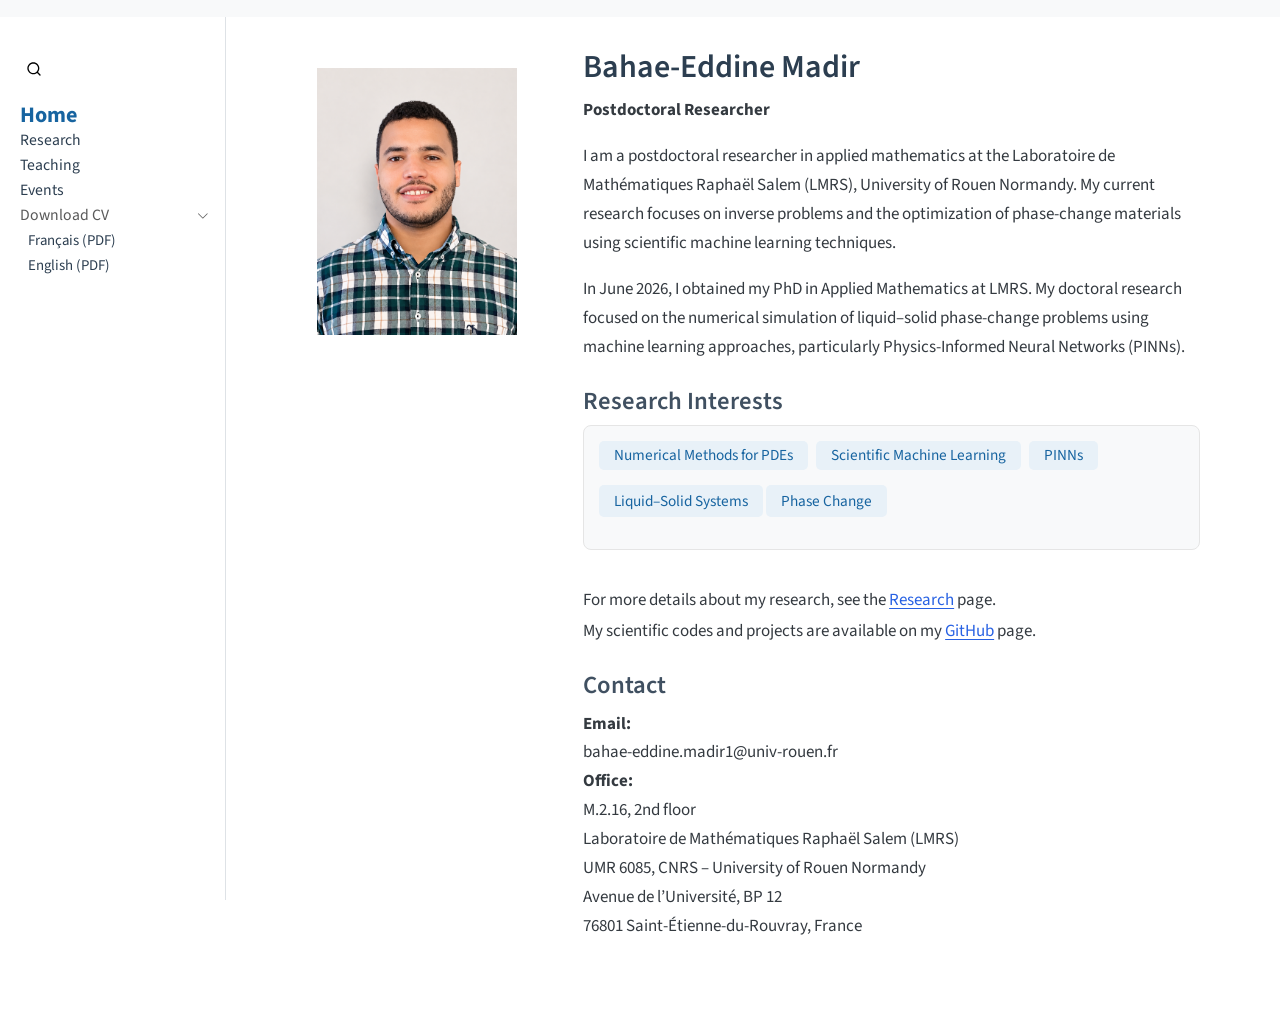
<file: index.html>
<!DOCTYPE html>
<html xmlns="http://www.w3.org/1999/xhtml" lang="en" xml:lang="en"><head>

<meta charset="utf-8">
<meta name="generator" content="quarto-1.11.9">

<meta name="viewport" content="width=device-width, initial-scale=1.0, user-scalable=yes">


<title>Home – Bahae-Eddine Madir</title>
<style>
/* Default styles provided by pandoc.
** See https://pandoc.org/MANUAL.html#variables-for-html for config info.
*/
span.smallcaps{font-variant: small-caps;}
div.columns{display: flex; gap: 1.5em;}
div.column{flex: auto;}
@media screen {
div.columns{gap: min(4vw, 1.5em);}
div.column{overflow-x: auto;}
}
div.hanging-indent{margin-left: 1.5em; text-indent: -1.5em;}
ul.task-list{list-style: none;}
ul.task-list li input[type="checkbox"] {
  width: 0.8em;
  margin: 0 0.8em 0.2em -1em; /* quarto-specific, see https://github.com/quarto-dev/quarto-cli/issues/4556 */ 
  vertical-align: middle;
}
</style>


<script src="site_libs/quarto-nav/quarto-nav.js"></script>
<script src="site_libs/quarto-nav/headroom.min.js"></script>
<script src="site_libs/clipboard/clipboard.min.js"></script>
<script src="site_libs/quarto-search/autocomplete.umd.js"></script>
<script src="site_libs/quarto-search/fuse.min.js"></script>
<script src="site_libs/quarto-search/quarto-search.js"></script>
<meta name="quarto:offset" content="./">
<script src="site_libs/quarto-html/quarto.js" type="module"></script>
<script src="site_libs/quarto-html/tabsets/tabsets.js" type="module"></script>
<script src="site_libs/quarto-html/scrollable-regions/scrollable-regions.js" type="module"></script>
<script src="site_libs/quarto-html/popper.min.js"></script>
<script src="site_libs/quarto-html/tippy.umd.min.js"></script>
<script src="site_libs/quarto-html/anchor.min.js"></script>
<link href="site_libs/quarto-html/tippy.css" rel="stylesheet">
<link href="site_libs/quarto-html/quarto-syntax-highlighting-63b5708e65d6cd79cd7618c58d0c21e7.css" rel="stylesheet" id="quarto-text-highlighting-styles">
<script src="site_libs/bootstrap/bootstrap.min.js"></script>
<link href="site_libs/bootstrap/bootstrap-icons.css" rel="stylesheet">
<link href="site_libs/bootstrap/bootstrap-ad1f993961bd4bef067ff74bd0c7ef2a.min.css" rel="stylesheet" append-hash="true" id="quarto-bootstrap" data-mode="light">
<script id="quarto-search-options" type="application/json">{
  "location": "navbar",
  "copy-button": false,
  "collapse-after": 3,
  "panel-placement": "end",
  "type": "overlay",
  "limit": 50,
  "keyboard-shortcut": [
    "f",
    "/",
    "s"
  ],
  "show-item-context": false,
  "language": {
    "search-no-results-text": "No results",
    "search-matching-documents-text": "matching documents",
    "search-copy-link-title": "Copy link to search",
    "search-hide-matches-text": "Hide additional matches",
    "search-more-match-text": "more match in this document",
    "search-more-matches-text": "more matches in this document",
    "search-clear-button-title": "Clear",
    "search-text-placeholder": "",
    "search-detached-cancel-button-title": "Cancel",
    "search-submit-button-title": "Submit",
    "search-label": "Search"
  }
}</script>
<link rel="stylesheet" href="https://cdn.jsdelivr.net/npm/bootstrap-icons@1.11.3/font/bootstrap-icons.min.css">


<link rel="stylesheet" href="styles.css">
</head>

<body class="nav-sidebar docked nav-fixed fullcontent quarto-light"><a id="quarto-skip-link" class="visually-hidden-focusable" href="#quarto-document-content">Skip to main content</a>

<div id="quarto-search-results"></div>
  <header id="quarto-header" class="headroom fixed-top">
    <nav class="navbar navbar-expand-lg " data-bs-theme="dark" aria-label="Site">
      <div class="navbar-container container-fluid">
        <div class="quarto-navbar-tools tools-end">
</div>
      </div> <!-- /container-fluid -->
    </nav>
  <nav class="quarto-secondary-nav" aria-label="Toolbar">
    <div class="container-fluid d-flex">
      <button type="button" class="quarto-btn-toggle btn" data-bs-toggle="collapse" role="button" data-bs-target=".quarto-sidebar-collapse-item" aria-controls="quarto-sidebar" aria-expanded="false" aria-label="Toggle sidebar navigation" onclick="if (window.quartoToggleHeadroom) { window.quartoToggleHeadroom(); }">
        <i class="bi bi-layout-text-sidebar-reverse"></i>
      </button>
        <nav class="quarto-page-breadcrumbs" aria-label="Breadcrumbs"><ol class="breadcrumb"><li class="breadcrumb-item"><a href="./index.html">Home</a></li></ol></nav>
        <a class="flex-grow-1" data-bs-toggle="collapse" data-bs-target=".quarto-sidebar-collapse-item" onclick="if (window.quartoToggleHeadroom) { window.quartoToggleHeadroom(); }">      
        </a>
      <button type="button" class="btn quarto-search-button" aria-label="Search" onclick="window.quartoOpenSearch();">
        <i class="bi bi-search"></i>
      </button>
    </div>
  </nav>
</header>
<!-- content -->
<div id="quarto-content" class="quarto-container page-columns page-rows-contents page-layout-article page-navbar">
<!-- sidebar -->
  <nav id="quarto-sidebar" class="sidebar collapse collapse-horizontal quarto-sidebar-collapse-item sidebar-navigation docked overflow-auto" aria-label="Section">
        <div class="mt-2 flex-shrink-0 align-items-center">
        <div class="sidebar-search">
        <div id="quarto-search" class="" title="Search"></div>
        </div>
        </div>
    <div class="sidebar-menu-container"> 
    <ul class="list-unstyled mt-1">
        <li class="sidebar-item">
  <div class="sidebar-item-container"> 
  <a href="./index.html" class="sidebar-item-text sidebar-link active">
 <span class="menu-text">Home</span></a>
  </div>
</li>
        <li class="sidebar-item">
  <div class="sidebar-item-container"> 
  <a href="./research.html" class="sidebar-item-text sidebar-link">
 <span class="menu-text">Research</span></a>
  </div>
</li>
        <li class="sidebar-item">
  <div class="sidebar-item-container"> 
  <a href="./teaching.html" class="sidebar-item-text sidebar-link">
 <span class="menu-text">Teaching</span></a>
  </div>
</li>
        <li class="sidebar-item">
  <div class="sidebar-item-container"> 
  <a href="./events.html" class="sidebar-item-text sidebar-link">
 <span class="menu-text">Events</span></a>
  </div>
</li>
        <li class="sidebar-item sidebar-item-section">
      <div class="sidebar-item-container"> 
            <button type="button" class="sidebar-item-text sidebar-item-toggle sidebar-link text-start" data-bs-toggle="collapse" data-bs-target="#quarto-sidebar-section-1" aria-controls="quarto-sidebar-section-1" aria-expanded="true">
 <span class="menu-text" id="quarto-sidebar-section-1-label">Download CV</span><i class="bi bi-chevron-right" aria-hidden="true"></i></button>
      </div>
      <ul id="quarto-sidebar-section-1" aria-labelledby="quarto-sidebar-section-1-label" class="collapse list-unstyled sidebar-section depth1 show">  
          <li class="sidebar-item">
  <div class="sidebar-item-container"> 
  <a href="./files/cv_FR.pdf" class="sidebar-item-text sidebar-link">
 <span class="menu-text">Français (PDF)</span></a>
  </div>
</li>
          <li class="sidebar-item">
  <div class="sidebar-item-container"> 
  <a href="./files/cv_EN.pdf" class="sidebar-item-text sidebar-link">
 <span class="menu-text">English (PDF)</span></a>
  </div>
</li>
      </ul>
  </li>
    </ul>
    </div>
</nav>
<div id="quarto-sidebar-glass" class="quarto-sidebar-collapse-item" data-bs-toggle="collapse" data-bs-target=".quarto-sidebar-collapse-item"></div>
<!-- margin-sidebar -->
    
<!-- main -->
<main class="content" id="quarto-document-content" tabindex="-1"><header id="title-block-header" class="quarto-title-block"><h1 class="title display-7">Home</h1></header>

<header id="title-block-header">


</header>


<div class="columns home-columns">
<div class="column profile-column" style="width:35%;">
<p><img src="images/madir_bahae-eddine.png" class="img-fluid" width="200"></p>
</div><div class="column bio-column" style="width:65%;">
<section id="bahae-eddine-madir" class="level1">
<h1>Bahae-Eddine Madir</h1>
<p><strong>Postdoctoral Researcher</strong></p>
<p>I am a postdoctoral researcher in applied mathematics at the Laboratoire de Mathématiques Raphaël Salem (LMRS), University of Rouen Normandy. My current research focuses on inverse problems and the optimization of phase-change materials using scientific machine learning techniques.</p>
<p>In June 2026, I obtained my PhD in Applied Mathematics at LMRS. My doctoral research focused on the numerical simulation of liquid–solid phase-change problems using machine learning approaches, particularly Physics-Informed Neural Networks (PINNs).</p>
<section id="research-interests" class="level3">
<h3 class="anchored" data-anchor-id="research-interests">Research Interests</h3>
<div class="keywords-box">
<span class="keyword">Numerical Methods for PDEs</span> <span class="keyword">Scientific Machine Learning</span> <span class="keyword">PINNs</span>
<div style="height: 1mm;">

</div>
<p><span class="keyword">Liquid–Solid Systems</span> <span class="keyword">Phase Change</span></p>
</div>
<div style="height: 10mm;">

</div>
For more details about my research, see the <a href="./research.html">Research</a> page.
<div style="height: 1mm;">

</div>
<p>My scientific codes and projects are available on my <a href="https://github.com/BMadir">GitHub</a> page.</p>
</section>
<section id="contact" class="level3">
<h3 class="anchored" data-anchor-id="contact">Contact</h3>
<p><strong>Email:</strong><br>
bahae-eddine.madir1@univ-rouen.fr<br>
<strong>Office:</strong><br>
M.2.16, 2nd floor<br>
Laboratoire de Mathématiques Raphaël Salem (LMRS)<br>
UMR 6085, CNRS – University of Rouen Normandy<br>
Avenue de l’Université, BP 12<br>
76801 Saint-Étienne-du-Rouvray, France</p>
</section>
</section>
</div>
</div>



</main> <!-- /main -->
<script id="quarto-html-after-body" type="application/javascript">
  window.document.addEventListener("DOMContentLoaded", function (event) {
    const icon = "";
    const anchorJS = new window.AnchorJS();
    anchorJS.options = {
      placement: 'right',
      icon: icon
    };
    anchorJS.add('.anchored');
    const isCodeAnnotation = (el) => {
      for (const clz of el.classList) {
        if (clz.startsWith('code-annotation-')) {                     
          return true;
        }
      }
      return false;
    }
    const onCopySuccess = function(e) {
      // button target
      const button = e.trigger;
      // don't keep focus
      button.blur();
      // flash "checked"
      button.classList.add('code-copy-button-checked');
      var currentTitle = button.getAttribute("title");
      button.setAttribute("title", "Copied!");
      let tooltip;
      if (window.bootstrap) {
        button.setAttribute("data-bs-toggle", "tooltip");
        button.setAttribute("data-bs-placement", "left");
        button.setAttribute("data-bs-title", "Copied!");
        tooltip = new bootstrap.Tooltip(button, 
          { trigger: "manual", 
            customClass: "code-copy-button-tooltip",
            offset: [0, -8]});
        tooltip.show();    
      }
      setTimeout(function() {
        if (tooltip) {
          tooltip.hide();
          button.removeAttribute("data-bs-title");
          button.removeAttribute("data-bs-toggle");
          button.removeAttribute("data-bs-placement");
        }
        button.setAttribute("title", currentTitle);
        button.classList.remove('code-copy-button-checked');
      }, 1000);
      // clear code selection
      e.clearSelection();
    }
    const getTextToCopy = function(trigger) {
      const outerScaffold = trigger.parentElement.cloneNode(true);
      const codeEl = outerScaffold.querySelector('code');
      for (const childEl of codeEl.children) {
        if (isCodeAnnotation(childEl)) {
          childEl.remove();
        }
      }
      return codeEl.innerText;
    }
    const clipboard = new window.ClipboardJS('.code-copy-button:not([data-in-quarto-modal])', {
      text: getTextToCopy
    });
    clipboard.on('success', onCopySuccess);
    if (window.document.getElementById('quarto-embedded-source-code-modal')) {
      const clipboardModal = new window.ClipboardJS('.code-copy-button[data-in-quarto-modal]', {
        text: getTextToCopy,
        container: window.document.getElementById('quarto-embedded-source-code-modal')
      });
      clipboardModal.on('success', onCopySuccess);
    }
      var localhostRegex = new RegExp(/^(?:http|https):\/\/localhost\:?[0-9]*\//);
      var mailtoRegex = new RegExp(/^mailto:/);
        var filterRegex = new RegExp("https:\/\/BMadir\.github\.io\/");
      var isInternal = (href) => {
          return filterRegex.test(href) || localhostRegex.test(href) || mailtoRegex.test(href);
      }
      // Inspect non-navigation links and adorn them if external
      window.quartoDecorateExternalLinks = function (root) {
     var links = (root || window.document).querySelectorAll('a[href]:not(.nav-link):not(.navbar-brand):not(.toc-action):not(.sidebar-link):not(.sidebar-item-toggle):not(.pagination-link):not(.no-external):not([aria-hidden]):not(.dropdown-item):not(.quarto-navigation-tool):not(.about-link)');
      for (var i=0; i<links.length; i++) {
        const link = links[i];
        if (!isInternal(link.href)) {
          // undo the damage that might have been done by quarto-nav.js in the case of
          // links that we want to consider external
          if (link.dataset.originalHref !== undefined) {
            link.href = link.dataset.originalHref;
          }
          if (!link.classList.contains('no-external-icon')) {
          }
        }
      }
      };
      window.quartoDecorateExternalLinks(window.document);
    // Esc closes the popup (WCAG 1.4.13) and focus leaving both trigger and
    // popup closes it (WCAG 2.4.11); tippy handles neither for interactive popups.
    const hideOnEscAndFocusOut = {
      name: 'hideOnEscAndFocusOut',
      defaultValue: true,
      fn(instance) {
        const dismiss = () => {
          // A show scheduled by the trigger delay would otherwise reopen it
          instance.clearDelayTimeouts();
          instance.hide();
        };
        const onKeyDown = (event) => {
          if (event.key !== 'Escape') {
            return;
          }
          // Keep Esc from also reaching page handlers (e.g. reveal.js overview),
          // except an open reveal.js slide menu, which Esc should close too.
          // The menu handles keys only when its keyboard option is on.
          const menuHandlesEsc = window.Reveal?.getPlugin?.('menu')?.isOpen() &&
            window.Reveal.getConfig().menu?.keyboard !== false;
          if (!menuHandlesEsc) {
            event.stopPropagation();
          }
          if (instance.popper.contains(window.document.activeElement)) {
            // Disabled while refocusing so the focus trigger does not reopen it
            instance.disable();
            instance.reference.focus();
            instance.enable();
          }
          dismiss();
        };
        const onFocusOut = (event) => {
          const target = event.relatedTarget;
          if (target && !instance.reference.contains(target) &&
              !instance.popper.contains(target)) {
            dismiss();
          }
        };
        // On the trigger too: a click trigger (code-annotations: select) has no
        // blur handling. Attached for the instance's lifetime so leaving the
        // trigger also cancels a show still pending on the trigger delay.
        instance.reference.addEventListener('focusout', onFocusOut);
        return {
          onShow() {
            window.document.addEventListener('keydown', onKeyDown, true);
            instance.popper.addEventListener('focusout', onFocusOut);
          },
          onHide() {
            window.document.removeEventListener('keydown', onKeyDown, true);
            instance.popper.removeEventListener('focusout', onFocusOut);
          },
          onDestroy() {
            instance.reference.removeEventListener('focusout', onFocusOut);
          },
        };
      },
    };
    function tippyHover(el, contentFn, onTriggerFn, onUntriggerFn) {
      const config = {
        allowHTML: true,
        maxWidth: 500,
        delay: 100,
        arrow: false,
        appendTo: function(el) {
            return el.parentElement;
        },
        interactive: true,
        interactiveBorder: 10,
        theme: 'quarto',
        placement: 'bottom-start',
        plugins: [hideOnEscAndFocusOut],
      };
      if (contentFn) {
        config.content = contentFn;
      }
      if (onTriggerFn) {
        config.onTrigger = onTriggerFn;
      }
      if (onUntriggerFn) {
        config.onUntrigger = onUntriggerFn;
      }
      window.tippy(el, config); 
    }
    const noterefs = window.document.querySelectorAll('a[role="doc-noteref"]');
    for (var i=0; i<noterefs.length; i++) {
      const ref = noterefs[i];
      tippyHover(ref, function() {
        // use id or data attribute instead here
        let href = ref.getAttribute('data-footnote-href') || ref.getAttribute('href');
        try { href = new URL(href).hash; } catch {}
        const id = href.replace(/^#\/?/, "");
        const note = window.document.getElementById(id);
        if (note) {
          return note.innerHTML;
        } else {
          return "";
        }
      });
    }
    const xrefs = window.document.querySelectorAll('a.quarto-xref');
    const processXRef = (id, note) => {
      // Strip column container classes
      const stripColumnClz = (el) => {
        el.classList.remove("page-full", "page-columns");
        if (el.children) {
          for (const child of el.children) {
            stripColumnClz(child);
          }
        }
      }
      stripColumnClz(note)
      if (id === null || id.startsWith('sec-')) {
        // Special case sections, only their first couple elements
        const container = document.createElement("div");
        if (note.children && note.children.length > 2) {
          container.appendChild(note.children[0].cloneNode(true));
          for (let i = 1; i < note.children.length; i++) {
            const child = note.children[i];
            if (child.tagName === "P" && child.innerText === "") {
              continue;
            } else {
              container.appendChild(child.cloneNode(true));
              break;
            }
          }
          if (window.Quarto?.typesetMath) {
            window.Quarto.typesetMath(container);
          }
          return container.innerHTML
        } else {
          if (window.Quarto?.typesetMath) {
            window.Quarto.typesetMath(note);
          }
          return note.innerHTML;
        }
      } else {
        // Remove any anchor links if they are present
        const anchorLink = note.querySelector('a.anchorjs-link');
        if (anchorLink) {
          anchorLink.remove();
        }
        if (window.Quarto?.typesetMath) {
          window.Quarto.typesetMath(note);
        }
        if (note.classList.contains("callout")) {
          return note.outerHTML;
        } else {
          return note.innerHTML;
        }
      }
    }
    for (var i=0; i<xrefs.length; i++) {
      const xref = xrefs[i];
      tippyHover(xref, undefined, function(instance) {
        instance.disable();
        let url = xref.getAttribute('href');
        let hash = undefined; 
        if (url.startsWith('#')) {
          hash = url;
        } else {
          try { hash = new URL(url).hash; } catch {}
        }
        if (hash) {
          const id = hash.replace(/^#\/?/, "");
          const note = window.document.getElementById(id);
          if (note !== null) {
            try {
              const html = processXRef(id, note.cloneNode(true));
              instance.setContent(html);
            } finally {
              instance.enable();
              instance.show();
            }
          } else {
            // See if we can fetch this
            fetch(url.split('#')[0])
            .then(res => res.text())
            .then(html => {
              const parser = new DOMParser();
              const htmlDoc = parser.parseFromString(html, "text/html");
              const note = htmlDoc.getElementById(id);
              if (note !== null) {
                const html = processXRef(id, note);
                instance.setContent(html);
              } 
            }).finally(() => {
              instance.enable();
              instance.show();
            });
          }
        } else {
          // See if we can fetch a full url (with no hash to target)
          // This is a special case and we should probably do some content thinning / targeting
          fetch(url)
          .then(res => res.text())
          .then(html => {
            const parser = new DOMParser();
            const htmlDoc = parser.parseFromString(html, "text/html");
            const note = htmlDoc.querySelector('main.content');
            if (note !== null) {
              // This should only happen for chapter cross references
              // (since there is no id in the URL)
              // remove the first header
              if (note.children.length > 0 && note.children[0].tagName === "HEADER") {
                note.children[0].remove();
              }
              const html = processXRef(null, note);
              instance.setContent(html);
            } 
          }).finally(() => {
            instance.enable();
            instance.show();
          });
        }
      }, function(instance) {
      });
    }
        let selectedAnnoteEl;
        const selectorForAnnotation = ( cell, annotation) => {
          let cellAttr = 'data-code-cell="' + cell + '"';
          let lineAttr = 'data-code-annotation="' +  annotation + '"';
          const selector = 'span[' + cellAttr + '][' + lineAttr + ']';
          return selector;
        }
        const selectCodeLines = (annoteEl) => {
          const doc = window.document;
          const targetCell = annoteEl.getAttribute("data-target-cell");
          const targetAnnotation = annoteEl.getAttribute("data-target-annotation");
          const annoteSpan = window.document.querySelector(selectorForAnnotation(targetCell, targetAnnotation));
          const lines = annoteSpan.getAttribute("data-code-lines").split(",");
          const lineIds = lines.map((line) => {
            return targetCell + "-" + line;
          })
          // Each band is positioned against its own containing block, which is
          // not the offsetParent of the lines, so place it from client rects.
          const placeBand = (band, firstEl, lastEl, codeBlock) => {
            const container = band.offsetParent;
            if (container === null) {
              return;
            }
            const containerRect = container.getBoundingClientRect();
            // Reveal.js scales slides with a transform, so convert client
            // pixels back to the CSS pixels of the container.
            const scale = containerRect.height / container.offsetHeight || 1;
            const firstRect = firstEl.getBoundingClientRect();
            const lastRect = lastEl.getBoundingClientRect();
            const top = (firstRect.top - containerRect.top) / scale - container.clientTop + container.scrollTop;
            const height = (lastRect.bottom - firstRect.top) / scale;
            band.style.top = top - 2 + "px";
            band.style.height = height + 4 + "px";
            if (codeBlock) {
              // Without the copy button wrapper, the containing block is wider
              // than the code block, so span the code block explicitly.
              const blockRect = codeBlock.getBoundingClientRect();
              band.style.left = (blockRect.left - containerRect.left) / scale - container.clientLeft + container.scrollLeft + "px";
              band.style.width = blockRect.width / scale + "px";
            }
          };
          if (lineIds.length > 0) {
            const el = window.document.getElementById(lineIds[0]);
            const lastEl = window.document.getElementById(lineIds[lineIds.length - 1]);
            const parent = el.parentElement.parentElement;
            // cook up a div (if necessary) and position it
            let div = window.document.getElementById("code-annotation-line-highlight");
            if (div === null) {
              div = window.document.createElement("div");
              div.setAttribute("id", "code-annotation-line-highlight");
              div.style.position = 'absolute';
              parent.appendChild(div);
            }
            placeBand(div, el, lastEl, parent.closest("div.sourceCode") || parent);
            let gutterDiv = window.document.getElementById("code-annotation-line-highlight-gutter");
            if (gutterDiv === null) {
              gutterDiv = window.document.createElement("div");
              gutterDiv.setAttribute("id", "code-annotation-line-highlight-gutter");
              gutterDiv.style.position = 'absolute';
              const codeCell = window.document.getElementById(targetCell);
              const gutter = codeCell.querySelector('.code-annotation-gutter');
              gutter.appendChild(gutterDiv);
            }
            placeBand(gutterDiv, el, lastEl);
            selectedAnnoteEl = annoteEl;
          }
        };
        const unselectCodeLines = () => {
          const elementsIds = ["code-annotation-line-highlight", "code-annotation-line-highlight-gutter"];
          elementsIds.forEach((elId) => {
            const div = window.document.getElementById(elId);
            if (div) {
              div.remove();
            }
          });
          selectedAnnoteEl = undefined;
        };
          // Handle positioning of the toggle
      window.addEventListener(
        "resize",
        throttle(() => {
          elRect = undefined;
          if (selectedAnnoteEl) {
            selectCodeLines(selectedAnnoteEl);
          }
        }, 10)
      );
      function throttle(fn, ms) {
      let throttle = false;
      let timer;
        return (...args) => {
          if(!throttle) { // first call gets through
              fn.apply(this, args);
              throttle = true;
          } else { // all the others get throttled
              if(timer) clearTimeout(timer); // cancel #2
              timer = setTimeout(() => {
                fn.apply(this, args);
                timer = throttle = false;
              }, ms);
          }
        };
      }
        // Attach click handler to the DT
        const annoteDls = window.document.querySelectorAll('dt[data-target-cell]');
        for (const annoteDlNode of annoteDls) {
          annoteDlNode.addEventListener('click', (event) => {
            const clickedEl = event.target;
            if (clickedEl !== selectedAnnoteEl) {
              unselectCodeLines();
              const activeEl = window.document.querySelector('dt[data-target-cell].code-annotation-active');
              if (activeEl) {
                activeEl.classList.remove('code-annotation-active');
              }
              selectCodeLines(clickedEl);
              clickedEl.classList.add('code-annotation-active');
            } else {
              // Unselect the line
              unselectCodeLines();
              clickedEl.classList.remove('code-annotation-active');
            }
          });
        }
    const findCites = (el) => {
      const parentEl = el.parentElement;
      if (parentEl) {
        const cites = parentEl.dataset.cites;
        if (cites) {
          return {
            el,
            cites: cites.split(' ')
          };
        } else {
          return findCites(el.parentElement)
        }
      } else {
        return undefined;
      }
    };
    var bibliorefs = window.document.querySelectorAll('a[role="doc-biblioref"]');
    for (var i=0; i<bibliorefs.length; i++) {
      const ref = bibliorefs[i];
      const citeInfo = findCites(ref);
      if (citeInfo) {
        tippyHover(citeInfo.el, function() {
          var popup = window.document.createElement('div');
          citeInfo.cites.forEach(function(cite) {
            var citeDiv = window.document.createElement('div');
            citeDiv.classList.add('hanging-indent');
            citeDiv.classList.add('csl-entry');
            var biblioDiv = window.document.getElementById('ref-' + cite);
            if (biblioDiv) {
              citeDiv.innerHTML = biblioDiv.innerHTML;
            }
            popup.appendChild(citeDiv);
          });
          return popup.innerHTML;
        });
      }
    }
  });
  </script>
  <script type="application/javascript">
  window.quartoScrollableRegionsLabels = {"code":"Scrollable code","output":"Scrollable output"};
  </script>
</div> <!-- /content -->




</body></html>
</file>
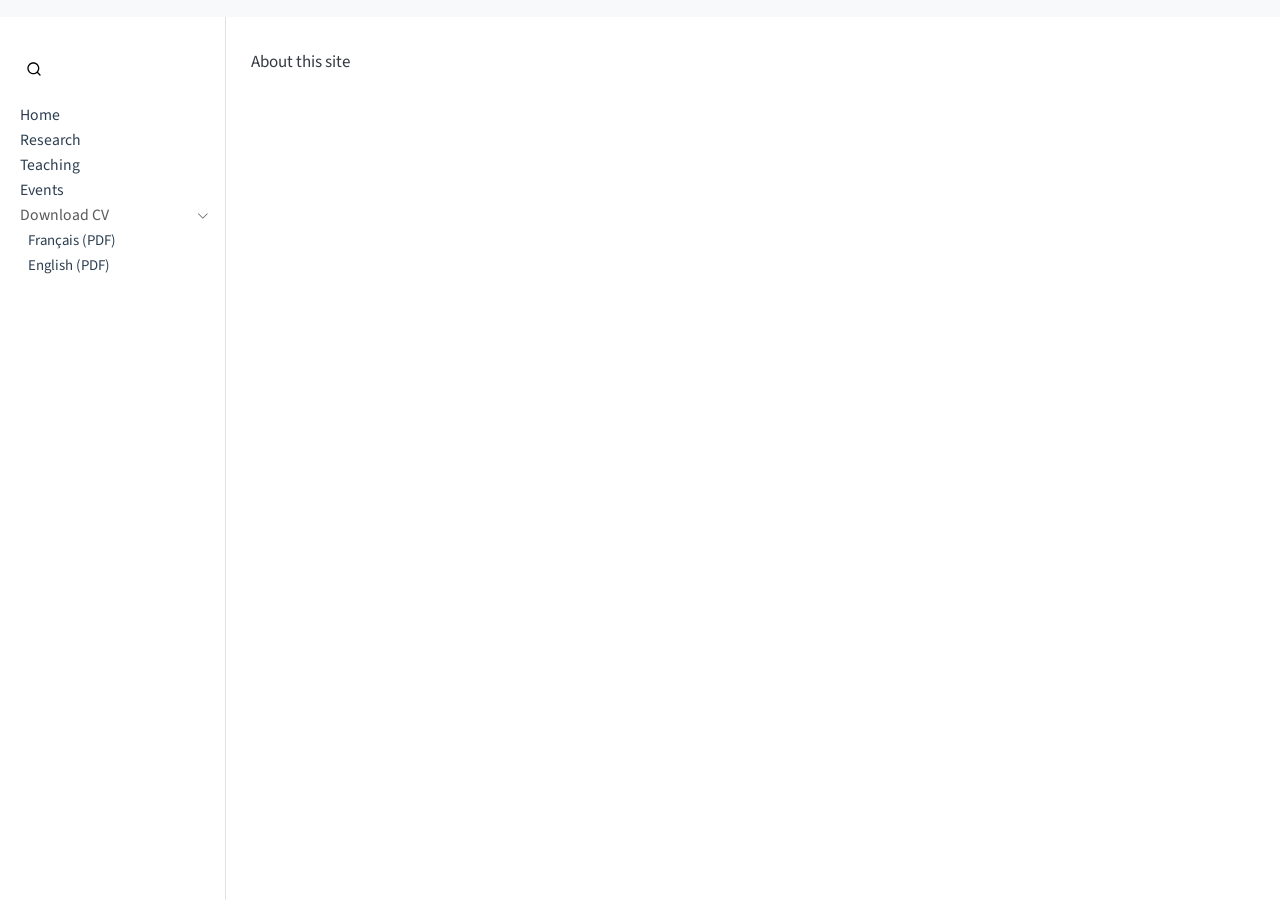
<file: about.html>
<!DOCTYPE html>
<html xmlns="http://www.w3.org/1999/xhtml" lang="en" xml:lang="en"><head>

<meta charset="utf-8">
<meta name="generator" content="quarto-1.11.9">

<meta name="viewport" content="width=device-width, initial-scale=1.0, user-scalable=yes">


<title>About – Bahae-Eddine Madir</title>
<style>
/* Default styles provided by pandoc.
** See https://pandoc.org/MANUAL.html#variables-for-html for config info.
*/
span.smallcaps{font-variant: small-caps;}
div.columns{display: flex; gap: 1.5em;}
div.column{flex: auto;}
@media screen {
div.columns{gap: min(4vw, 1.5em);}
div.column{overflow-x: auto;}
}
div.hanging-indent{margin-left: 1.5em; text-indent: -1.5em;}
ul.task-list{list-style: none;}
ul.task-list li input[type="checkbox"] {
  width: 0.8em;
  margin: 0 0.8em 0.2em -1em; /* quarto-specific, see https://github.com/quarto-dev/quarto-cli/issues/4556 */ 
  vertical-align: middle;
}
</style>


<script src="site_libs/quarto-nav/quarto-nav.js"></script>
<script src="site_libs/quarto-nav/headroom.min.js"></script>
<script src="site_libs/clipboard/clipboard.min.js"></script>
<script src="site_libs/quarto-search/autocomplete.umd.js"></script>
<script src="site_libs/quarto-search/fuse.min.js"></script>
<script src="site_libs/quarto-search/quarto-search.js"></script>
<meta name="quarto:offset" content="./">
<script src="site_libs/quarto-html/quarto.js" type="module"></script>
<script src="site_libs/quarto-html/tabsets/tabsets.js" type="module"></script>
<script src="site_libs/quarto-html/scrollable-regions/scrollable-regions.js" type="module"></script>
<script src="site_libs/quarto-html/popper.min.js"></script>
<script src="site_libs/quarto-html/tippy.umd.min.js"></script>
<script src="site_libs/quarto-html/anchor.min.js"></script>
<link href="site_libs/quarto-html/tippy.css" rel="stylesheet">
<link href="site_libs/quarto-html/quarto-syntax-highlighting-63b5708e65d6cd79cd7618c58d0c21e7.css" rel="stylesheet" id="quarto-text-highlighting-styles">
<script src="site_libs/bootstrap/bootstrap.min.js"></script>
<link href="site_libs/bootstrap/bootstrap-icons.css" rel="stylesheet">
<link href="site_libs/bootstrap/bootstrap-a64bbed02ef286e38052cbe6b1cbd2fb.min.css" rel="stylesheet" append-hash="true" id="quarto-bootstrap" data-mode="light">
<script id="quarto-search-options" type="application/json">{
  "location": "navbar",
  "copy-button": false,
  "collapse-after": 3,
  "panel-placement": "end",
  "type": "overlay",
  "limit": 50,
  "keyboard-shortcut": [
    "f",
    "/",
    "s"
  ],
  "show-item-context": false,
  "language": {
    "search-no-results-text": "No results",
    "search-matching-documents-text": "matching documents",
    "search-copy-link-title": "Copy link to search",
    "search-hide-matches-text": "Hide additional matches",
    "search-more-match-text": "more match in this document",
    "search-more-matches-text": "more matches in this document",
    "search-clear-button-title": "Clear",
    "search-text-placeholder": "",
    "search-detached-cancel-button-title": "Cancel",
    "search-submit-button-title": "Submit",
    "search-label": "Search"
  }
}</script>
<link rel="stylesheet" href="https://cdn.jsdelivr.net/npm/bootstrap-icons@1.11.3/font/bootstrap-icons.min.css">


<link rel="stylesheet" href="styles.css">
</head>

<body class="nav-sidebar docked nav-fixed fullcontent quarto-light"><a id="quarto-skip-link" class="visually-hidden-focusable" href="#quarto-document-content">Skip to main content</a>

<div id="quarto-search-results"></div>
  <header id="quarto-header" class="headroom fixed-top">
    <nav class="navbar navbar-expand-lg " data-bs-theme="dark" aria-label="Site">
      <div class="navbar-container container-fluid">
        <div class="quarto-navbar-tools tools-end">
</div>
      </div> <!-- /container-fluid -->
    </nav>
  <nav class="quarto-secondary-nav" aria-label="Toolbar">
    <div class="container-fluid d-flex">
      <button type="button" class="quarto-btn-toggle btn" data-bs-toggle="collapse" role="button" data-bs-target=".quarto-sidebar-collapse-item" aria-controls="quarto-sidebar" aria-expanded="false" aria-label="Toggle sidebar navigation" onclick="if (window.quartoToggleHeadroom) { window.quartoToggleHeadroom(); }">
        <i class="bi bi-layout-text-sidebar-reverse"></i>
      </button>
        <nav class="quarto-page-breadcrumbs" aria-label="Breadcrumbs"><ol class="breadcrumb"><li class="breadcrumb-item">About</li></ol></nav>
        <a class="flex-grow-1" data-bs-toggle="collapse" data-bs-target=".quarto-sidebar-collapse-item" onclick="if (window.quartoToggleHeadroom) { window.quartoToggleHeadroom(); }">      
        </a>
      <button type="button" class="btn quarto-search-button" aria-label="Search" onclick="window.quartoOpenSearch();">
        <i class="bi bi-search"></i>
      </button>
    </div>
  </nav>
</header>
<!-- content -->
<div id="quarto-content" class="quarto-container page-columns page-rows-contents page-layout-article page-navbar">
<!-- sidebar -->
  <nav id="quarto-sidebar" class="sidebar collapse collapse-horizontal quarto-sidebar-collapse-item sidebar-navigation docked overflow-auto" aria-label="Section">
        <div class="mt-2 flex-shrink-0 align-items-center">
        <div class="sidebar-search">
        <div id="quarto-search" class="" title="Search"></div>
        </div>
        </div>
    <div class="sidebar-menu-container"> 
    <ul class="list-unstyled mt-1">
        <li class="sidebar-item">
  <div class="sidebar-item-container"> 
  <a href="./index.html" class="sidebar-item-text sidebar-link">
 <span class="menu-text">Home</span></a>
  </div>
</li>
        <li class="sidebar-item">
  <div class="sidebar-item-container"> 
  <a href="./research.html" class="sidebar-item-text sidebar-link">
 <span class="menu-text">Research</span></a>
  </div>
</li>
        <li class="sidebar-item">
  <div class="sidebar-item-container"> 
  <a href="./teaching.html" class="sidebar-item-text sidebar-link">
 <span class="menu-text">Teaching</span></a>
  </div>
</li>
        <li class="sidebar-item">
  <div class="sidebar-item-container"> 
  <a href="./events.html" class="sidebar-item-text sidebar-link">
 <span class="menu-text">Events</span></a>
  </div>
</li>
        <li class="sidebar-item sidebar-item-section">
      <div class="sidebar-item-container"> 
            <button type="button" class="sidebar-item-text sidebar-item-toggle sidebar-link text-start" data-bs-toggle="collapse" data-bs-target="#quarto-sidebar-section-1" aria-controls="quarto-sidebar-section-1" aria-expanded="true">
 <span class="menu-text" id="quarto-sidebar-section-1-label">Download CV</span><i class="bi bi-chevron-right" aria-hidden="true"></i></button>
      </div>
      <ul id="quarto-sidebar-section-1" aria-labelledby="quarto-sidebar-section-1-label" class="collapse list-unstyled sidebar-section depth1 show">  
          <li class="sidebar-item">
  <div class="sidebar-item-container"> 
  <a href="./files/cv_FR.pdf" class="sidebar-item-text sidebar-link">
 <span class="menu-text">Français (PDF)</span></a>
  </div>
</li>
          <li class="sidebar-item">
  <div class="sidebar-item-container"> 
  <a href="./files/cv_EN.pdf" class="sidebar-item-text sidebar-link">
 <span class="menu-text">English (PDF)</span></a>
  </div>
</li>
      </ul>
  </li>
    </ul>
    </div>
</nav>
<div id="quarto-sidebar-glass" class="quarto-sidebar-collapse-item" data-bs-toggle="collapse" data-bs-target=".quarto-sidebar-collapse-item"></div>
<!-- margin-sidebar -->
    
<!-- main -->
<main class="content" id="quarto-document-content" tabindex="-1">

<header id="title-block-header" class="quarto-title-block default">
<div class="quarto-title">
<h1 class="title">About</h1>
</div>



<div class="quarto-title-meta">

    
  
    
  </div>
  


</header>


<p>About this site</p>



</main> <!-- /main -->
<script id="quarto-html-after-body" type="application/javascript">
  window.document.addEventListener("DOMContentLoaded", function (event) {
    const icon = "";
    const anchorJS = new window.AnchorJS();
    anchorJS.options = {
      placement: 'right',
      icon: icon
    };
    anchorJS.add('.anchored');
    const isCodeAnnotation = (el) => {
      for (const clz of el.classList) {
        if (clz.startsWith('code-annotation-')) {                     
          return true;
        }
      }
      return false;
    }
    const onCopySuccess = function(e) {
      // button target
      const button = e.trigger;
      // don't keep focus
      button.blur();
      // flash "checked"
      button.classList.add('code-copy-button-checked');
      var currentTitle = button.getAttribute("title");
      button.setAttribute("title", "Copied!");
      let tooltip;
      if (window.bootstrap) {
        button.setAttribute("data-bs-toggle", "tooltip");
        button.setAttribute("data-bs-placement", "left");
        button.setAttribute("data-bs-title", "Copied!");
        tooltip = new bootstrap.Tooltip(button, 
          { trigger: "manual", 
            customClass: "code-copy-button-tooltip",
            offset: [0, -8]});
        tooltip.show();    
      }
      setTimeout(function() {
        if (tooltip) {
          tooltip.hide();
          button.removeAttribute("data-bs-title");
          button.removeAttribute("data-bs-toggle");
          button.removeAttribute("data-bs-placement");
        }
        button.setAttribute("title", currentTitle);
        button.classList.remove('code-copy-button-checked');
      }, 1000);
      // clear code selection
      e.clearSelection();
    }
    const getTextToCopy = function(trigger) {
      const outerScaffold = trigger.parentElement.cloneNode(true);
      const codeEl = outerScaffold.querySelector('code');
      for (const childEl of codeEl.children) {
        if (isCodeAnnotation(childEl)) {
          childEl.remove();
        }
      }
      return codeEl.innerText;
    }
    const clipboard = new window.ClipboardJS('.code-copy-button:not([data-in-quarto-modal])', {
      text: getTextToCopy
    });
    clipboard.on('success', onCopySuccess);
    if (window.document.getElementById('quarto-embedded-source-code-modal')) {
      const clipboardModal = new window.ClipboardJS('.code-copy-button[data-in-quarto-modal]', {
        text: getTextToCopy,
        container: window.document.getElementById('quarto-embedded-source-code-modal')
      });
      clipboardModal.on('success', onCopySuccess);
    }
      var localhostRegex = new RegExp(/^(?:http|https):\/\/localhost\:?[0-9]*\//);
      var mailtoRegex = new RegExp(/^mailto:/);
        var filterRegex = new RegExp("https:\/\/BMadir\.github\.io\/");
      var isInternal = (href) => {
          return filterRegex.test(href) || localhostRegex.test(href) || mailtoRegex.test(href);
      }
      // Inspect non-navigation links and adorn them if external
      window.quartoDecorateExternalLinks = function (root) {
     var links = (root || window.document).querySelectorAll('a[href]:not(.nav-link):not(.navbar-brand):not(.toc-action):not(.sidebar-link):not(.sidebar-item-toggle):not(.pagination-link):not(.no-external):not([aria-hidden]):not(.dropdown-item):not(.quarto-navigation-tool):not(.about-link)');
      for (var i=0; i<links.length; i++) {
        const link = links[i];
        if (!isInternal(link.href)) {
          // undo the damage that might have been done by quarto-nav.js in the case of
          // links that we want to consider external
          if (link.dataset.originalHref !== undefined) {
            link.href = link.dataset.originalHref;
          }
          if (!link.classList.contains('no-external-icon')) {
          }
        }
      }
      };
      window.quartoDecorateExternalLinks(window.document);
    // Esc closes the popup (WCAG 1.4.13) and focus leaving both trigger and
    // popup closes it (WCAG 2.4.11); tippy handles neither for interactive popups.
    const hideOnEscAndFocusOut = {
      name: 'hideOnEscAndFocusOut',
      defaultValue: true,
      fn(instance) {
        const dismiss = () => {
          // A show scheduled by the trigger delay would otherwise reopen it
          instance.clearDelayTimeouts();
          instance.hide();
        };
        const onKeyDown = (event) => {
          if (event.key !== 'Escape') {
            return;
          }
          // Keep Esc from also reaching page handlers (e.g. reveal.js overview),
          // except an open reveal.js slide menu, which Esc should close too.
          // The menu handles keys only when its keyboard option is on.
          const menuHandlesEsc = window.Reveal?.getPlugin?.('menu')?.isOpen() &&
            window.Reveal.getConfig().menu?.keyboard !== false;
          if (!menuHandlesEsc) {
            event.stopPropagation();
          }
          if (instance.popper.contains(window.document.activeElement)) {
            // Disabled while refocusing so the focus trigger does not reopen it
            instance.disable();
            instance.reference.focus();
            instance.enable();
          }
          dismiss();
        };
        const onFocusOut = (event) => {
          const target = event.relatedTarget;
          if (target && !instance.reference.contains(target) &&
              !instance.popper.contains(target)) {
            dismiss();
          }
        };
        // On the trigger too: a click trigger (code-annotations: select) has no
        // blur handling. Attached for the instance's lifetime so leaving the
        // trigger also cancels a show still pending on the trigger delay.
        instance.reference.addEventListener('focusout', onFocusOut);
        return {
          onShow() {
            window.document.addEventListener('keydown', onKeyDown, true);
            instance.popper.addEventListener('focusout', onFocusOut);
          },
          onHide() {
            window.document.removeEventListener('keydown', onKeyDown, true);
            instance.popper.removeEventListener('focusout', onFocusOut);
          },
          onDestroy() {
            instance.reference.removeEventListener('focusout', onFocusOut);
          },
        };
      },
    };
    function tippyHover(el, contentFn, onTriggerFn, onUntriggerFn) {
      const config = {
        allowHTML: true,
        maxWidth: 500,
        delay: 100,
        arrow: false,
        appendTo: function(el) {
            return el.parentElement;
        },
        interactive: true,
        interactiveBorder: 10,
        theme: 'quarto',
        placement: 'bottom-start',
        plugins: [hideOnEscAndFocusOut],
      };
      if (contentFn) {
        config.content = contentFn;
      }
      if (onTriggerFn) {
        config.onTrigger = onTriggerFn;
      }
      if (onUntriggerFn) {
        config.onUntrigger = onUntriggerFn;
      }
      window.tippy(el, config); 
    }
    const noterefs = window.document.querySelectorAll('a[role="doc-noteref"]');
    for (var i=0; i<noterefs.length; i++) {
      const ref = noterefs[i];
      tippyHover(ref, function() {
        // use id or data attribute instead here
        let href = ref.getAttribute('data-footnote-href') || ref.getAttribute('href');
        try { href = new URL(href).hash; } catch {}
        const id = href.replace(/^#\/?/, "");
        const note = window.document.getElementById(id);
        if (note) {
          return note.innerHTML;
        } else {
          return "";
        }
      });
    }
    const xrefs = window.document.querySelectorAll('a.quarto-xref');
    const processXRef = (id, note) => {
      // Strip column container classes
      const stripColumnClz = (el) => {
        el.classList.remove("page-full", "page-columns");
        if (el.children) {
          for (const child of el.children) {
            stripColumnClz(child);
          }
        }
      }
      stripColumnClz(note)
      if (id === null || id.startsWith('sec-')) {
        // Special case sections, only their first couple elements
        const container = document.createElement("div");
        if (note.children && note.children.length > 2) {
          container.appendChild(note.children[0].cloneNode(true));
          for (let i = 1; i < note.children.length; i++) {
            const child = note.children[i];
            if (child.tagName === "P" && child.innerText === "") {
              continue;
            } else {
              container.appendChild(child.cloneNode(true));
              break;
            }
          }
          if (window.Quarto?.typesetMath) {
            window.Quarto.typesetMath(container);
          }
          return container.innerHTML
        } else {
          if (window.Quarto?.typesetMath) {
            window.Quarto.typesetMath(note);
          }
          return note.innerHTML;
        }
      } else {
        // Remove any anchor links if they are present
        const anchorLink = note.querySelector('a.anchorjs-link');
        if (anchorLink) {
          anchorLink.remove();
        }
        if (window.Quarto?.typesetMath) {
          window.Quarto.typesetMath(note);
        }
        if (note.classList.contains("callout")) {
          return note.outerHTML;
        } else {
          return note.innerHTML;
        }
      }
    }
    for (var i=0; i<xrefs.length; i++) {
      const xref = xrefs[i];
      tippyHover(xref, undefined, function(instance) {
        instance.disable();
        let url = xref.getAttribute('href');
        let hash = undefined; 
        if (url.startsWith('#')) {
          hash = url;
        } else {
          try { hash = new URL(url).hash; } catch {}
        }
        if (hash) {
          const id = hash.replace(/^#\/?/, "");
          const note = window.document.getElementById(id);
          if (note !== null) {
            try {
              const html = processXRef(id, note.cloneNode(true));
              instance.setContent(html);
            } finally {
              instance.enable();
              instance.show();
            }
          } else {
            // See if we can fetch this
            fetch(url.split('#')[0])
            .then(res => res.text())
            .then(html => {
              const parser = new DOMParser();
              const htmlDoc = parser.parseFromString(html, "text/html");
              const note = htmlDoc.getElementById(id);
              if (note !== null) {
                const html = processXRef(id, note);
                instance.setContent(html);
              } 
            }).finally(() => {
              instance.enable();
              instance.show();
            });
          }
        } else {
          // See if we can fetch a full url (with no hash to target)
          // This is a special case and we should probably do some content thinning / targeting
          fetch(url)
          .then(res => res.text())
          .then(html => {
            const parser = new DOMParser();
            const htmlDoc = parser.parseFromString(html, "text/html");
            const note = htmlDoc.querySelector('main.content');
            if (note !== null) {
              // This should only happen for chapter cross references
              // (since there is no id in the URL)
              // remove the first header
              if (note.children.length > 0 && note.children[0].tagName === "HEADER") {
                note.children[0].remove();
              }
              const html = processXRef(null, note);
              instance.setContent(html);
            } 
          }).finally(() => {
            instance.enable();
            instance.show();
          });
        }
      }, function(instance) {
      });
    }
        let selectedAnnoteEl;
        const selectorForAnnotation = ( cell, annotation) => {
          let cellAttr = 'data-code-cell="' + cell + '"';
          let lineAttr = 'data-code-annotation="' +  annotation + '"';
          const selector = 'span[' + cellAttr + '][' + lineAttr + ']';
          return selector;
        }
        const selectCodeLines = (annoteEl) => {
          const doc = window.document;
          const targetCell = annoteEl.getAttribute("data-target-cell");
          const targetAnnotation = annoteEl.getAttribute("data-target-annotation");
          const annoteSpan = window.document.querySelector(selectorForAnnotation(targetCell, targetAnnotation));
          const lines = annoteSpan.getAttribute("data-code-lines").split(",");
          const lineIds = lines.map((line) => {
            return targetCell + "-" + line;
          })
          // Each band is positioned against its own containing block, which is
          // not the offsetParent of the lines, so place it from client rects.
          const placeBand = (band, firstEl, lastEl, codeBlock) => {
            const container = band.offsetParent;
            if (container === null) {
              return;
            }
            const containerRect = container.getBoundingClientRect();
            // Reveal.js scales slides with a transform, so convert client
            // pixels back to the CSS pixels of the container.
            const scale = containerRect.height / container.offsetHeight || 1;
            const firstRect = firstEl.getBoundingClientRect();
            const lastRect = lastEl.getBoundingClientRect();
            const top = (firstRect.top - containerRect.top) / scale - container.clientTop + container.scrollTop;
            const height = (lastRect.bottom - firstRect.top) / scale;
            band.style.top = top - 2 + "px";
            band.style.height = height + 4 + "px";
            if (codeBlock) {
              // Without the copy button wrapper, the containing block is wider
              // than the code block, so span the code block explicitly.
              const blockRect = codeBlock.getBoundingClientRect();
              band.style.left = (blockRect.left - containerRect.left) / scale - container.clientLeft + container.scrollLeft + "px";
              band.style.width = blockRect.width / scale + "px";
            }
          };
          if (lineIds.length > 0) {
            const el = window.document.getElementById(lineIds[0]);
            const lastEl = window.document.getElementById(lineIds[lineIds.length - 1]);
            const parent = el.parentElement.parentElement;
            // cook up a div (if necessary) and position it
            let div = window.document.getElementById("code-annotation-line-highlight");
            if (div === null) {
              div = window.document.createElement("div");
              div.setAttribute("id", "code-annotation-line-highlight");
              div.style.position = 'absolute';
              parent.appendChild(div);
            }
            placeBand(div, el, lastEl, parent.closest("div.sourceCode") || parent);
            let gutterDiv = window.document.getElementById("code-annotation-line-highlight-gutter");
            if (gutterDiv === null) {
              gutterDiv = window.document.createElement("div");
              gutterDiv.setAttribute("id", "code-annotation-line-highlight-gutter");
              gutterDiv.style.position = 'absolute';
              const codeCell = window.document.getElementById(targetCell);
              const gutter = codeCell.querySelector('.code-annotation-gutter');
              gutter.appendChild(gutterDiv);
            }
            placeBand(gutterDiv, el, lastEl);
            selectedAnnoteEl = annoteEl;
          }
        };
        const unselectCodeLines = () => {
          const elementsIds = ["code-annotation-line-highlight", "code-annotation-line-highlight-gutter"];
          elementsIds.forEach((elId) => {
            const div = window.document.getElementById(elId);
            if (div) {
              div.remove();
            }
          });
          selectedAnnoteEl = undefined;
        };
          // Handle positioning of the toggle
      window.addEventListener(
        "resize",
        throttle(() => {
          elRect = undefined;
          if (selectedAnnoteEl) {
            selectCodeLines(selectedAnnoteEl);
          }
        }, 10)
      );
      function throttle(fn, ms) {
      let throttle = false;
      let timer;
        return (...args) => {
          if(!throttle) { // first call gets through
              fn.apply(this, args);
              throttle = true;
          } else { // all the others get throttled
              if(timer) clearTimeout(timer); // cancel #2
              timer = setTimeout(() => {
                fn.apply(this, args);
                timer = throttle = false;
              }, ms);
          }
        };
      }
        // Attach click handler to the DT
        const annoteDls = window.document.querySelectorAll('dt[data-target-cell]');
        for (const annoteDlNode of annoteDls) {
          annoteDlNode.addEventListener('click', (event) => {
            const clickedEl = event.target;
            if (clickedEl !== selectedAnnoteEl) {
              unselectCodeLines();
              const activeEl = window.document.querySelector('dt[data-target-cell].code-annotation-active');
              if (activeEl) {
                activeEl.classList.remove('code-annotation-active');
              }
              selectCodeLines(clickedEl);
              clickedEl.classList.add('code-annotation-active');
            } else {
              // Unselect the line
              unselectCodeLines();
              clickedEl.classList.remove('code-annotation-active');
            }
          });
        }
    const findCites = (el) => {
      const parentEl = el.parentElement;
      if (parentEl) {
        const cites = parentEl.dataset.cites;
        if (cites) {
          return {
            el,
            cites: cites.split(' ')
          };
        } else {
          return findCites(el.parentElement)
        }
      } else {
        return undefined;
      }
    };
    var bibliorefs = window.document.querySelectorAll('a[role="doc-biblioref"]');
    for (var i=0; i<bibliorefs.length; i++) {
      const ref = bibliorefs[i];
      const citeInfo = findCites(ref);
      if (citeInfo) {
        tippyHover(citeInfo.el, function() {
          var popup = window.document.createElement('div');
          citeInfo.cites.forEach(function(cite) {
            var citeDiv = window.document.createElement('div');
            citeDiv.classList.add('hanging-indent');
            citeDiv.classList.add('csl-entry');
            var biblioDiv = window.document.getElementById('ref-' + cite);
            if (biblioDiv) {
              citeDiv.innerHTML = biblioDiv.innerHTML;
            }
            popup.appendChild(citeDiv);
          });
          return popup.innerHTML;
        });
      }
    }
  });
  </script>
  <script type="application/javascript">
  window.quartoScrollableRegionsLabels = {"code":"Scrollable code","output":"Scrollable output"};
  </script>
</div> <!-- /content -->




</body></html>
</file>
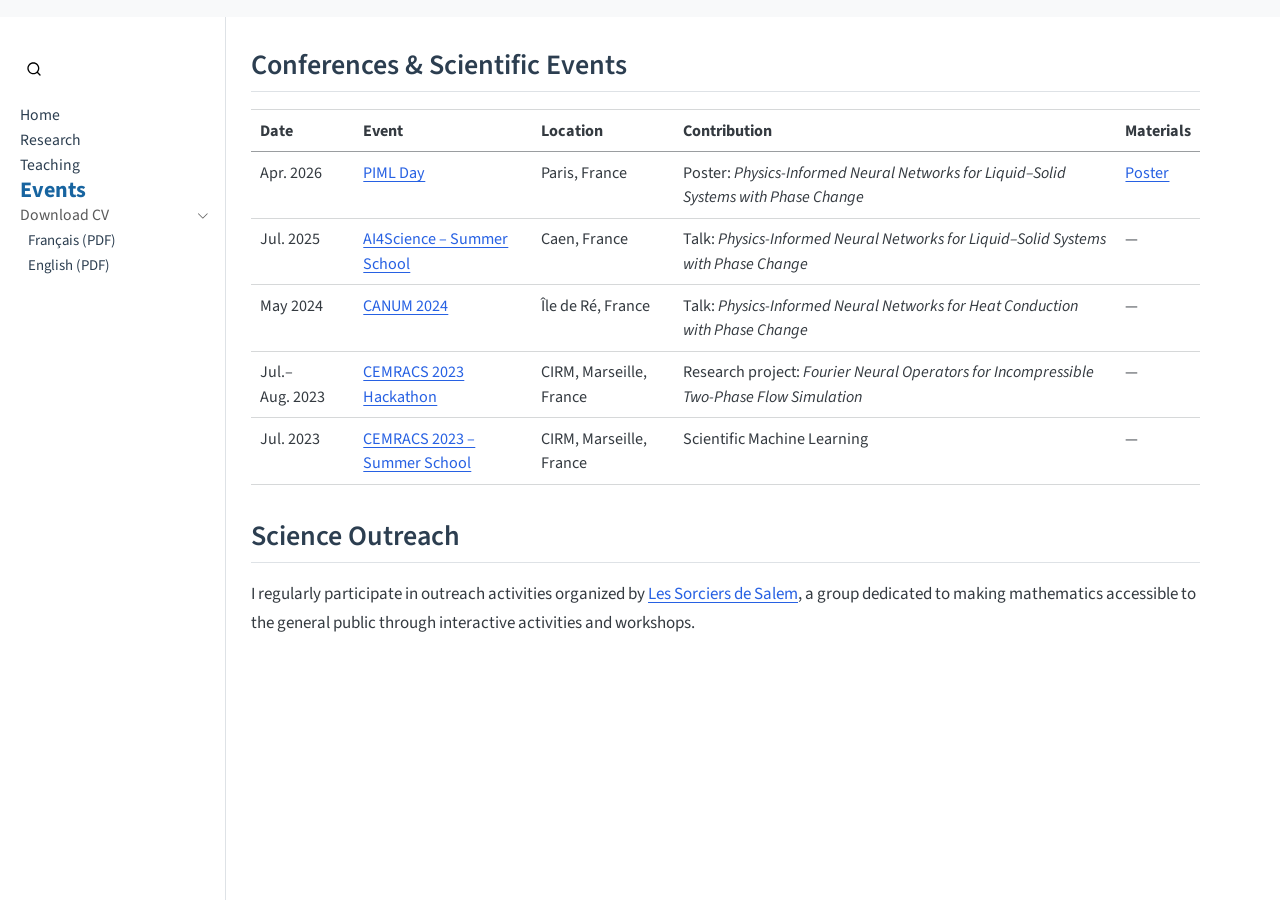
<file: events.html>
<!DOCTYPE html>
<html xmlns="http://www.w3.org/1999/xhtml" lang="en" xml:lang="en"><head>

<meta charset="utf-8">
<meta name="generator" content="quarto-1.11.9">

<meta name="viewport" content="width=device-width, initial-scale=1.0, user-scalable=yes">


<title>Talks &amp; Conferences – Bahae-Eddine Madir</title>
<style>
/* Default styles provided by pandoc.
** See https://pandoc.org/MANUAL.html#variables-for-html for config info.
*/
span.smallcaps{font-variant: small-caps;}
div.columns{display: flex; gap: 1.5em;}
div.column{flex: auto;}
@media screen {
div.columns{gap: min(4vw, 1.5em);}
div.column{overflow-x: auto;}
}
div.hanging-indent{margin-left: 1.5em; text-indent: -1.5em;}
ul.task-list{list-style: none;}
ul.task-list li input[type="checkbox"] {
  width: 0.8em;
  margin: 0 0.8em 0.2em -1em; /* quarto-specific, see https://github.com/quarto-dev/quarto-cli/issues/4556 */ 
  vertical-align: middle;
}
</style>


<script src="site_libs/quarto-nav/quarto-nav.js"></script>
<script src="site_libs/quarto-nav/headroom.min.js"></script>
<script src="site_libs/clipboard/clipboard.min.js"></script>
<script src="site_libs/quarto-search/autocomplete.umd.js"></script>
<script src="site_libs/quarto-search/fuse.min.js"></script>
<script src="site_libs/quarto-search/quarto-search.js"></script>
<meta name="quarto:offset" content="./">
<script src="site_libs/quarto-html/quarto.js" type="module"></script>
<script src="site_libs/quarto-html/tabsets/tabsets.js" type="module"></script>
<script src="site_libs/quarto-html/scrollable-regions/scrollable-regions.js" type="module"></script>
<script src="site_libs/quarto-html/popper.min.js"></script>
<script src="site_libs/quarto-html/tippy.umd.min.js"></script>
<script src="site_libs/quarto-html/anchor.min.js"></script>
<link href="site_libs/quarto-html/tippy.css" rel="stylesheet">
<link href="site_libs/quarto-html/quarto-syntax-highlighting-63b5708e65d6cd79cd7618c58d0c21e7.css" rel="stylesheet" id="quarto-text-highlighting-styles">
<script src="site_libs/bootstrap/bootstrap.min.js"></script>
<link href="site_libs/bootstrap/bootstrap-icons.css" rel="stylesheet">
<link href="site_libs/bootstrap/bootstrap-a64bbed02ef286e38052cbe6b1cbd2fb.min.css" rel="stylesheet" append-hash="true" id="quarto-bootstrap" data-mode="light">
<script id="quarto-search-options" type="application/json">{
  "location": "navbar",
  "copy-button": false,
  "collapse-after": 3,
  "panel-placement": "end",
  "type": "overlay",
  "limit": 50,
  "keyboard-shortcut": [
    "f",
    "/",
    "s"
  ],
  "show-item-context": false,
  "language": {
    "search-no-results-text": "No results",
    "search-matching-documents-text": "matching documents",
    "search-copy-link-title": "Copy link to search",
    "search-hide-matches-text": "Hide additional matches",
    "search-more-match-text": "more match in this document",
    "search-more-matches-text": "more matches in this document",
    "search-clear-button-title": "Clear",
    "search-text-placeholder": "",
    "search-detached-cancel-button-title": "Cancel",
    "search-submit-button-title": "Submit",
    "search-label": "Search"
  }
}</script>
<link rel="stylesheet" href="https://cdn.jsdelivr.net/npm/bootstrap-icons@1.11.3/font/bootstrap-icons.min.css">


<link rel="stylesheet" href="styles.css">
</head>

<body class="nav-sidebar docked nav-fixed fullcontent quarto-light"><a id="quarto-skip-link" class="visually-hidden-focusable" href="#quarto-document-content">Skip to main content</a>

<div id="quarto-search-results"></div>
  <header id="quarto-header" class="headroom fixed-top">
    <nav class="navbar navbar-expand-lg " data-bs-theme="dark" aria-label="Site">
      <div class="navbar-container container-fluid">
        <div class="quarto-navbar-tools tools-end">
</div>
      </div> <!-- /container-fluid -->
    </nav>
  <nav class="quarto-secondary-nav" aria-label="Toolbar">
    <div class="container-fluid d-flex">
      <button type="button" class="quarto-btn-toggle btn" data-bs-toggle="collapse" role="button" data-bs-target=".quarto-sidebar-collapse-item" aria-controls="quarto-sidebar" aria-expanded="false" aria-label="Toggle sidebar navigation" onclick="if (window.quartoToggleHeadroom) { window.quartoToggleHeadroom(); }">
        <i class="bi bi-layout-text-sidebar-reverse"></i>
      </button>
        <nav class="quarto-page-breadcrumbs" aria-label="Breadcrumbs"><ol class="breadcrumb"><li class="breadcrumb-item"><a href="./events.html">Events</a></li></ol></nav>
        <a class="flex-grow-1" data-bs-toggle="collapse" data-bs-target=".quarto-sidebar-collapse-item" onclick="if (window.quartoToggleHeadroom) { window.quartoToggleHeadroom(); }">      
        </a>
      <button type="button" class="btn quarto-search-button" aria-label="Search" onclick="window.quartoOpenSearch();">
        <i class="bi bi-search"></i>
      </button>
    </div>
  </nav>
</header>
<!-- content -->
<div id="quarto-content" class="quarto-container page-columns page-rows-contents page-layout-article page-navbar">
<!-- sidebar -->
  <nav id="quarto-sidebar" class="sidebar collapse collapse-horizontal quarto-sidebar-collapse-item sidebar-navigation docked overflow-auto" aria-label="Section">
        <div class="mt-2 flex-shrink-0 align-items-center">
        <div class="sidebar-search">
        <div id="quarto-search" class="" title="Search"></div>
        </div>
        </div>
    <div class="sidebar-menu-container"> 
    <ul class="list-unstyled mt-1">
        <li class="sidebar-item">
  <div class="sidebar-item-container"> 
  <a href="./index.html" class="sidebar-item-text sidebar-link">
 <span class="menu-text">Home</span></a>
  </div>
</li>
        <li class="sidebar-item">
  <div class="sidebar-item-container"> 
  <a href="./research.html" class="sidebar-item-text sidebar-link">
 <span class="menu-text">Research</span></a>
  </div>
</li>
        <li class="sidebar-item">
  <div class="sidebar-item-container"> 
  <a href="./teaching.html" class="sidebar-item-text sidebar-link">
 <span class="menu-text">Teaching</span></a>
  </div>
</li>
        <li class="sidebar-item">
  <div class="sidebar-item-container"> 
  <a href="./events.html" class="sidebar-item-text sidebar-link active">
 <span class="menu-text">Events</span></a>
  </div>
</li>
        <li class="sidebar-item sidebar-item-section">
      <div class="sidebar-item-container"> 
            <button type="button" class="sidebar-item-text sidebar-item-toggle sidebar-link text-start" data-bs-toggle="collapse" data-bs-target="#quarto-sidebar-section-1" aria-controls="quarto-sidebar-section-1" aria-expanded="true">
 <span class="menu-text" id="quarto-sidebar-section-1-label">Download CV</span><i class="bi bi-chevron-right" aria-hidden="true"></i></button>
      </div>
      <ul id="quarto-sidebar-section-1" aria-labelledby="quarto-sidebar-section-1-label" class="collapse list-unstyled sidebar-section depth1 show">  
          <li class="sidebar-item">
  <div class="sidebar-item-container"> 
  <a href="./files/cv_FR.pdf" class="sidebar-item-text sidebar-link">
 <span class="menu-text">Français (PDF)</span></a>
  </div>
</li>
          <li class="sidebar-item">
  <div class="sidebar-item-container"> 
  <a href="./files/cv_EN.pdf" class="sidebar-item-text sidebar-link">
 <span class="menu-text">English (PDF)</span></a>
  </div>
</li>
      </ul>
  </li>
    </ul>
    </div>
</nav>
<div id="quarto-sidebar-glass" class="quarto-sidebar-collapse-item" data-bs-toggle="collapse" data-bs-target=".quarto-sidebar-collapse-item"></div>
<!-- margin-sidebar -->
    
<!-- main -->
<main class="content" id="quarto-document-content" tabindex="-1">

<header id="title-block-header" class="quarto-title-block default">
<div class="quarto-title">
<h1 class="title">Talks &amp; Conferences</h1>
</div>



<div class="quarto-title-meta">

    
  
    
  </div>
  


</header>


<section id="conferences-scientific-events" class="level2">
<h2 class="anchored" data-anchor-id="conferences-scientific-events">Conferences &amp; Scientific Events</h2>
<table class="caption-top table">
<thead>
<tr class="header">
<th>Date</th>
<th>Event</th>
<th>Location</th>
<th>Contribution</th>
<th>Materials</th>
</tr>
</thead>
<tbody>
<tr class="odd">
<td>Apr.&nbsp;2026</td>
<td><strong><a href="https://pimlday26.sciencesconf.org/?lang=fr">PIML Day</a></strong></td>
<td>Paris, France</td>
<td>Poster: <em>Physics-Informed Neural Networks for Liquid–Solid Systems with Phase Change</em></td>
<td><a href="files/poster.pdf">Poster</a></td>
</tr>
<tr class="even">
<td>Jul.&nbsp;2025</td>
<td><strong><a href="https://ai4science.sciencesconf.org/">AI4Science – Summer School</a></strong></td>
<td>Caen, France</td>
<td>Talk: <em>Physics-Informed Neural Networks for Liquid–Solid Systems with Phase Change</em></td>
<td>—</td>
</tr>
<tr class="odd">
<td>May 2024</td>
<td><strong><a href="https://canum2024.math.cnrs.fr/fr/">CANUM 2024</a></strong></td>
<td>Île de Ré, France</td>
<td>Talk: <em>Physics-Informed Neural Networks for Heat Conduction with Phase Change</em></td>
<td>—</td>
</tr>
<tr class="even">
<td>Jul.–Aug.&nbsp;2023</td>
<td><strong><a href="http://smai.emath.fr/cemracs/cemracs23/projects.html">CEMRACS 2023 Hackathon</a></strong></td>
<td>CIRM, Marseille, France</td>
<td>Research project: <em>Fourier Neural Operators for Incompressible Two-Phase Flow Simulation</em></td>
<td>—</td>
</tr>
<tr class="odd">
<td>Jul.&nbsp;2023</td>
<td><strong><a href="http://smai.emath.fr/cemracs/cemracs23/">CEMRACS 2023 – Summer School</a></strong></td>
<td>CIRM, Marseille, France</td>
<td>Scientific Machine Learning</td>
<td>—</td>
</tr>
</tbody>
</table>
</section>
<section id="science-outreach" class="level2">
<h2 class="anchored" data-anchor-id="science-outreach">Science Outreach</h2>
<p>I regularly participate in outreach activities organized by <a href="https://sorciersdesalem.math.cnrs.fr/">Les Sorciers de Salem</a>, a group dedicated to making mathematics accessible to the general public through interactive activities and workshops.</p>


</section>

</main> <!-- /main -->
<script id="quarto-html-after-body" type="application/javascript">
  window.document.addEventListener("DOMContentLoaded", function (event) {
    const icon = "";
    const anchorJS = new window.AnchorJS();
    anchorJS.options = {
      placement: 'right',
      icon: icon
    };
    anchorJS.add('.anchored');
    const isCodeAnnotation = (el) => {
      for (const clz of el.classList) {
        if (clz.startsWith('code-annotation-')) {                     
          return true;
        }
      }
      return false;
    }
    const onCopySuccess = function(e) {
      // button target
      const button = e.trigger;
      // don't keep focus
      button.blur();
      // flash "checked"
      button.classList.add('code-copy-button-checked');
      var currentTitle = button.getAttribute("title");
      button.setAttribute("title", "Copied!");
      let tooltip;
      if (window.bootstrap) {
        button.setAttribute("data-bs-toggle", "tooltip");
        button.setAttribute("data-bs-placement", "left");
        button.setAttribute("data-bs-title", "Copied!");
        tooltip = new bootstrap.Tooltip(button, 
          { trigger: "manual", 
            customClass: "code-copy-button-tooltip",
            offset: [0, -8]});
        tooltip.show();    
      }
      setTimeout(function() {
        if (tooltip) {
          tooltip.hide();
          button.removeAttribute("data-bs-title");
          button.removeAttribute("data-bs-toggle");
          button.removeAttribute("data-bs-placement");
        }
        button.setAttribute("title", currentTitle);
        button.classList.remove('code-copy-button-checked');
      }, 1000);
      // clear code selection
      e.clearSelection();
    }
    const getTextToCopy = function(trigger) {
      const outerScaffold = trigger.parentElement.cloneNode(true);
      const codeEl = outerScaffold.querySelector('code');
      for (const childEl of codeEl.children) {
        if (isCodeAnnotation(childEl)) {
          childEl.remove();
        }
      }
      return codeEl.innerText;
    }
    const clipboard = new window.ClipboardJS('.code-copy-button:not([data-in-quarto-modal])', {
      text: getTextToCopy
    });
    clipboard.on('success', onCopySuccess);
    if (window.document.getElementById('quarto-embedded-source-code-modal')) {
      const clipboardModal = new window.ClipboardJS('.code-copy-button[data-in-quarto-modal]', {
        text: getTextToCopy,
        container: window.document.getElementById('quarto-embedded-source-code-modal')
      });
      clipboardModal.on('success', onCopySuccess);
    }
      var localhostRegex = new RegExp(/^(?:http|https):\/\/localhost\:?[0-9]*\//);
      var mailtoRegex = new RegExp(/^mailto:/);
        var filterRegex = new RegExp("https:\/\/BMadir\.github\.io\/");
      var isInternal = (href) => {
          return filterRegex.test(href) || localhostRegex.test(href) || mailtoRegex.test(href);
      }
      // Inspect non-navigation links and adorn them if external
      window.quartoDecorateExternalLinks = function (root) {
     var links = (root || window.document).querySelectorAll('a[href]:not(.nav-link):not(.navbar-brand):not(.toc-action):not(.sidebar-link):not(.sidebar-item-toggle):not(.pagination-link):not(.no-external):not([aria-hidden]):not(.dropdown-item):not(.quarto-navigation-tool):not(.about-link)');
      for (var i=0; i<links.length; i++) {
        const link = links[i];
        if (!isInternal(link.href)) {
          // undo the damage that might have been done by quarto-nav.js in the case of
          // links that we want to consider external
          if (link.dataset.originalHref !== undefined) {
            link.href = link.dataset.originalHref;
          }
          if (!link.classList.contains('no-external-icon')) {
          }
        }
      }
      };
      window.quartoDecorateExternalLinks(window.document);
    // Esc closes the popup (WCAG 1.4.13) and focus leaving both trigger and
    // popup closes it (WCAG 2.4.11); tippy handles neither for interactive popups.
    const hideOnEscAndFocusOut = {
      name: 'hideOnEscAndFocusOut',
      defaultValue: true,
      fn(instance) {
        const dismiss = () => {
          // A show scheduled by the trigger delay would otherwise reopen it
          instance.clearDelayTimeouts();
          instance.hide();
        };
        const onKeyDown = (event) => {
          if (event.key !== 'Escape') {
            return;
          }
          // Keep Esc from also reaching page handlers (e.g. reveal.js overview),
          // except an open reveal.js slide menu, which Esc should close too.
          // The menu handles keys only when its keyboard option is on.
          const menuHandlesEsc = window.Reveal?.getPlugin?.('menu')?.isOpen() &&
            window.Reveal.getConfig().menu?.keyboard !== false;
          if (!menuHandlesEsc) {
            event.stopPropagation();
          }
          if (instance.popper.contains(window.document.activeElement)) {
            // Disabled while refocusing so the focus trigger does not reopen it
            instance.disable();
            instance.reference.focus();
            instance.enable();
          }
          dismiss();
        };
        const onFocusOut = (event) => {
          const target = event.relatedTarget;
          if (target && !instance.reference.contains(target) &&
              !instance.popper.contains(target)) {
            dismiss();
          }
        };
        // On the trigger too: a click trigger (code-annotations: select) has no
        // blur handling. Attached for the instance's lifetime so leaving the
        // trigger also cancels a show still pending on the trigger delay.
        instance.reference.addEventListener('focusout', onFocusOut);
        return {
          onShow() {
            window.document.addEventListener('keydown', onKeyDown, true);
            instance.popper.addEventListener('focusout', onFocusOut);
          },
          onHide() {
            window.document.removeEventListener('keydown', onKeyDown, true);
            instance.popper.removeEventListener('focusout', onFocusOut);
          },
          onDestroy() {
            instance.reference.removeEventListener('focusout', onFocusOut);
          },
        };
      },
    };
    function tippyHover(el, contentFn, onTriggerFn, onUntriggerFn) {
      const config = {
        allowHTML: true,
        maxWidth: 500,
        delay: 100,
        arrow: false,
        appendTo: function(el) {
            return el.parentElement;
        },
        interactive: true,
        interactiveBorder: 10,
        theme: 'quarto',
        placement: 'bottom-start',
        plugins: [hideOnEscAndFocusOut],
      };
      if (contentFn) {
        config.content = contentFn;
      }
      if (onTriggerFn) {
        config.onTrigger = onTriggerFn;
      }
      if (onUntriggerFn) {
        config.onUntrigger = onUntriggerFn;
      }
      window.tippy(el, config); 
    }
    const noterefs = window.document.querySelectorAll('a[role="doc-noteref"]');
    for (var i=0; i<noterefs.length; i++) {
      const ref = noterefs[i];
      tippyHover(ref, function() {
        // use id or data attribute instead here
        let href = ref.getAttribute('data-footnote-href') || ref.getAttribute('href');
        try { href = new URL(href).hash; } catch {}
        const id = href.replace(/^#\/?/, "");
        const note = window.document.getElementById(id);
        if (note) {
          return note.innerHTML;
        } else {
          return "";
        }
      });
    }
    const xrefs = window.document.querySelectorAll('a.quarto-xref');
    const processXRef = (id, note) => {
      // Strip column container classes
      const stripColumnClz = (el) => {
        el.classList.remove("page-full", "page-columns");
        if (el.children) {
          for (const child of el.children) {
            stripColumnClz(child);
          }
        }
      }
      stripColumnClz(note)
      if (id === null || id.startsWith('sec-')) {
        // Special case sections, only their first couple elements
        const container = document.createElement("div");
        if (note.children && note.children.length > 2) {
          container.appendChild(note.children[0].cloneNode(true));
          for (let i = 1; i < note.children.length; i++) {
            const child = note.children[i];
            if (child.tagName === "P" && child.innerText === "") {
              continue;
            } else {
              container.appendChild(child.cloneNode(true));
              break;
            }
          }
          if (window.Quarto?.typesetMath) {
            window.Quarto.typesetMath(container);
          }
          return container.innerHTML
        } else {
          if (window.Quarto?.typesetMath) {
            window.Quarto.typesetMath(note);
          }
          return note.innerHTML;
        }
      } else {
        // Remove any anchor links if they are present
        const anchorLink = note.querySelector('a.anchorjs-link');
        if (anchorLink) {
          anchorLink.remove();
        }
        if (window.Quarto?.typesetMath) {
          window.Quarto.typesetMath(note);
        }
        if (note.classList.contains("callout")) {
          return note.outerHTML;
        } else {
          return note.innerHTML;
        }
      }
    }
    for (var i=0; i<xrefs.length; i++) {
      const xref = xrefs[i];
      tippyHover(xref, undefined, function(instance) {
        instance.disable();
        let url = xref.getAttribute('href');
        let hash = undefined; 
        if (url.startsWith('#')) {
          hash = url;
        } else {
          try { hash = new URL(url).hash; } catch {}
        }
        if (hash) {
          const id = hash.replace(/^#\/?/, "");
          const note = window.document.getElementById(id);
          if (note !== null) {
            try {
              const html = processXRef(id, note.cloneNode(true));
              instance.setContent(html);
            } finally {
              instance.enable();
              instance.show();
            }
          } else {
            // See if we can fetch this
            fetch(url.split('#')[0])
            .then(res => res.text())
            .then(html => {
              const parser = new DOMParser();
              const htmlDoc = parser.parseFromString(html, "text/html");
              const note = htmlDoc.getElementById(id);
              if (note !== null) {
                const html = processXRef(id, note);
                instance.setContent(html);
              } 
            }).finally(() => {
              instance.enable();
              instance.show();
            });
          }
        } else {
          // See if we can fetch a full url (with no hash to target)
          // This is a special case and we should probably do some content thinning / targeting
          fetch(url)
          .then(res => res.text())
          .then(html => {
            const parser = new DOMParser();
            const htmlDoc = parser.parseFromString(html, "text/html");
            const note = htmlDoc.querySelector('main.content');
            if (note !== null) {
              // This should only happen for chapter cross references
              // (since there is no id in the URL)
              // remove the first header
              if (note.children.length > 0 && note.children[0].tagName === "HEADER") {
                note.children[0].remove();
              }
              const html = processXRef(null, note);
              instance.setContent(html);
            } 
          }).finally(() => {
            instance.enable();
            instance.show();
          });
        }
      }, function(instance) {
      });
    }
        let selectedAnnoteEl;
        const selectorForAnnotation = ( cell, annotation) => {
          let cellAttr = 'data-code-cell="' + cell + '"';
          let lineAttr = 'data-code-annotation="' +  annotation + '"';
          const selector = 'span[' + cellAttr + '][' + lineAttr + ']';
          return selector;
        }
        const selectCodeLines = (annoteEl) => {
          const doc = window.document;
          const targetCell = annoteEl.getAttribute("data-target-cell");
          const targetAnnotation = annoteEl.getAttribute("data-target-annotation");
          const annoteSpan = window.document.querySelector(selectorForAnnotation(targetCell, targetAnnotation));
          const lines = annoteSpan.getAttribute("data-code-lines").split(",");
          const lineIds = lines.map((line) => {
            return targetCell + "-" + line;
          })
          // Each band is positioned against its own containing block, which is
          // not the offsetParent of the lines, so place it from client rects.
          const placeBand = (band, firstEl, lastEl, codeBlock) => {
            const container = band.offsetParent;
            if (container === null) {
              return;
            }
            const containerRect = container.getBoundingClientRect();
            // Reveal.js scales slides with a transform, so convert client
            // pixels back to the CSS pixels of the container.
            const scale = containerRect.height / container.offsetHeight || 1;
            const firstRect = firstEl.getBoundingClientRect();
            const lastRect = lastEl.getBoundingClientRect();
            const top = (firstRect.top - containerRect.top) / scale - container.clientTop + container.scrollTop;
            const height = (lastRect.bottom - firstRect.top) / scale;
            band.style.top = top - 2 + "px";
            band.style.height = height + 4 + "px";
            if (codeBlock) {
              // Without the copy button wrapper, the containing block is wider
              // than the code block, so span the code block explicitly.
              const blockRect = codeBlock.getBoundingClientRect();
              band.style.left = (blockRect.left - containerRect.left) / scale - container.clientLeft + container.scrollLeft + "px";
              band.style.width = blockRect.width / scale + "px";
            }
          };
          if (lineIds.length > 0) {
            const el = window.document.getElementById(lineIds[0]);
            const lastEl = window.document.getElementById(lineIds[lineIds.length - 1]);
            const parent = el.parentElement.parentElement;
            // cook up a div (if necessary) and position it
            let div = window.document.getElementById("code-annotation-line-highlight");
            if (div === null) {
              div = window.document.createElement("div");
              div.setAttribute("id", "code-annotation-line-highlight");
              div.style.position = 'absolute';
              parent.appendChild(div);
            }
            placeBand(div, el, lastEl, parent.closest("div.sourceCode") || parent);
            let gutterDiv = window.document.getElementById("code-annotation-line-highlight-gutter");
            if (gutterDiv === null) {
              gutterDiv = window.document.createElement("div");
              gutterDiv.setAttribute("id", "code-annotation-line-highlight-gutter");
              gutterDiv.style.position = 'absolute';
              const codeCell = window.document.getElementById(targetCell);
              const gutter = codeCell.querySelector('.code-annotation-gutter');
              gutter.appendChild(gutterDiv);
            }
            placeBand(gutterDiv, el, lastEl);
            selectedAnnoteEl = annoteEl;
          }
        };
        const unselectCodeLines = () => {
          const elementsIds = ["code-annotation-line-highlight", "code-annotation-line-highlight-gutter"];
          elementsIds.forEach((elId) => {
            const div = window.document.getElementById(elId);
            if (div) {
              div.remove();
            }
          });
          selectedAnnoteEl = undefined;
        };
          // Handle positioning of the toggle
      window.addEventListener(
        "resize",
        throttle(() => {
          elRect = undefined;
          if (selectedAnnoteEl) {
            selectCodeLines(selectedAnnoteEl);
          }
        }, 10)
      );
      function throttle(fn, ms) {
      let throttle = false;
      let timer;
        return (...args) => {
          if(!throttle) { // first call gets through
              fn.apply(this, args);
              throttle = true;
          } else { // all the others get throttled
              if(timer) clearTimeout(timer); // cancel #2
              timer = setTimeout(() => {
                fn.apply(this, args);
                timer = throttle = false;
              }, ms);
          }
        };
      }
        // Attach click handler to the DT
        const annoteDls = window.document.querySelectorAll('dt[data-target-cell]');
        for (const annoteDlNode of annoteDls) {
          annoteDlNode.addEventListener('click', (event) => {
            const clickedEl = event.target;
            if (clickedEl !== selectedAnnoteEl) {
              unselectCodeLines();
              const activeEl = window.document.querySelector('dt[data-target-cell].code-annotation-active');
              if (activeEl) {
                activeEl.classList.remove('code-annotation-active');
              }
              selectCodeLines(clickedEl);
              clickedEl.classList.add('code-annotation-active');
            } else {
              // Unselect the line
              unselectCodeLines();
              clickedEl.classList.remove('code-annotation-active');
            }
          });
        }
    const findCites = (el) => {
      const parentEl = el.parentElement;
      if (parentEl) {
        const cites = parentEl.dataset.cites;
        if (cites) {
          return {
            el,
            cites: cites.split(' ')
          };
        } else {
          return findCites(el.parentElement)
        }
      } else {
        return undefined;
      }
    };
    var bibliorefs = window.document.querySelectorAll('a[role="doc-biblioref"]');
    for (var i=0; i<bibliorefs.length; i++) {
      const ref = bibliorefs[i];
      const citeInfo = findCites(ref);
      if (citeInfo) {
        tippyHover(citeInfo.el, function() {
          var popup = window.document.createElement('div');
          citeInfo.cites.forEach(function(cite) {
            var citeDiv = window.document.createElement('div');
            citeDiv.classList.add('hanging-indent');
            citeDiv.classList.add('csl-entry');
            var biblioDiv = window.document.getElementById('ref-' + cite);
            if (biblioDiv) {
              citeDiv.innerHTML = biblioDiv.innerHTML;
            }
            popup.appendChild(citeDiv);
          });
          return popup.innerHTML;
        });
      }
    }
  });
  </script>
  <script type="application/javascript">
  window.quartoScrollableRegionsLabels = {"code":"Scrollable code","output":"Scrollable output"};
  </script>
</div> <!-- /content -->




</body></html>
</file>
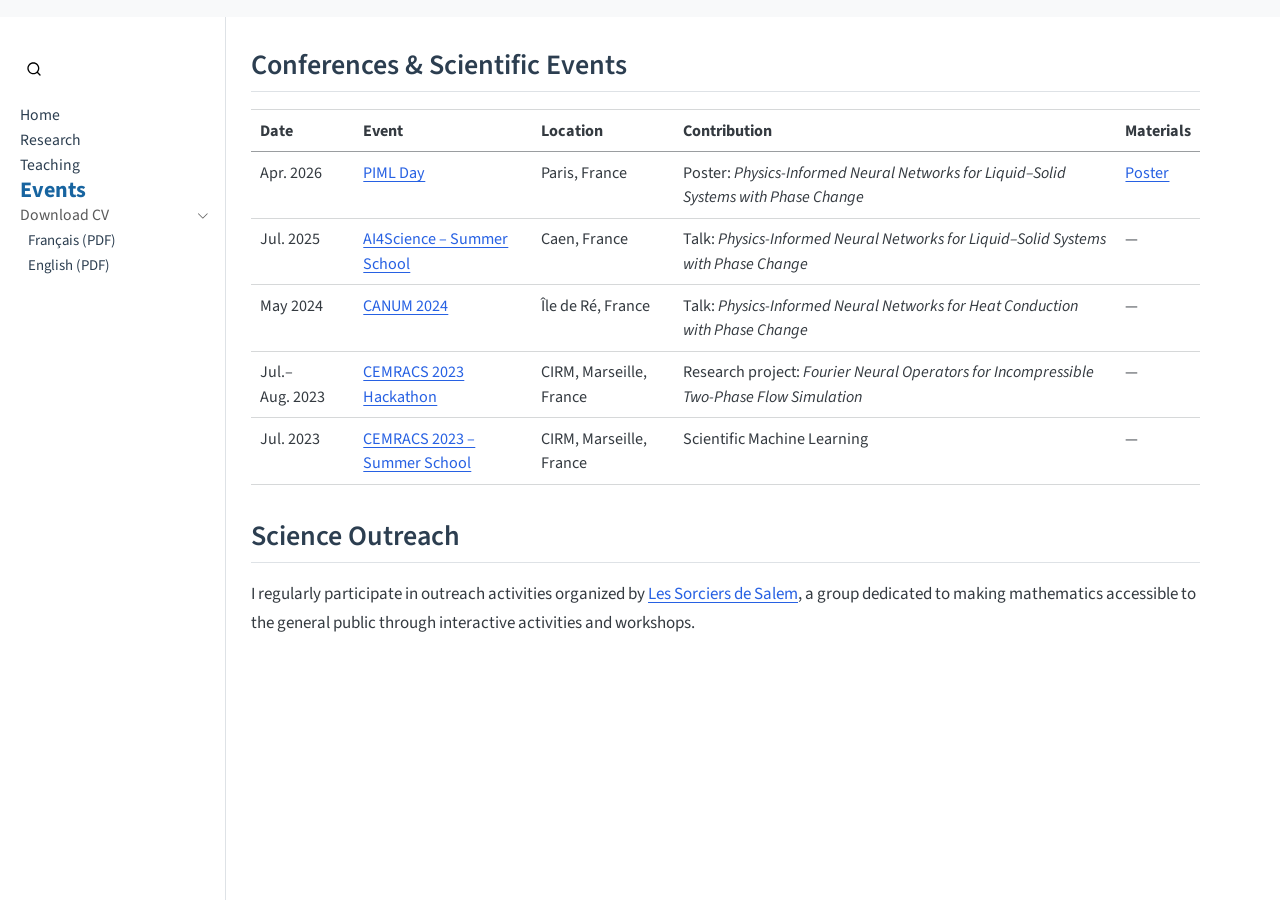
<file: talks.html>
<!DOCTYPE html>
<html xmlns="http://www.w3.org/1999/xhtml" lang="en" xml:lang="en"><head>

<meta charset="utf-8">
<meta name="generator" content="quarto-1.11.9">

<meta name="viewport" content="width=device-width, initial-scale=1.0, user-scalable=yes">


<title>Talks &amp; Conferences – Bahae-Eddine Madir</title>
<style>
/* Default styles provided by pandoc.
** See https://pandoc.org/MANUAL.html#variables-for-html for config info.
*/
span.smallcaps{font-variant: small-caps;}
div.columns{display: flex; gap: 1.5em;}
div.column{flex: auto;}
@media screen {
div.columns{gap: min(4vw, 1.5em);}
div.column{overflow-x: auto;}
}
div.hanging-indent{margin-left: 1.5em; text-indent: -1.5em;}
ul.task-list{list-style: none;}
ul.task-list li input[type="checkbox"] {
  width: 0.8em;
  margin: 0 0.8em 0.2em -1em; /* quarto-specific, see https://github.com/quarto-dev/quarto-cli/issues/4556 */ 
  vertical-align: middle;
}
</style>


<script src="site_libs/quarto-nav/quarto-nav.js"></script>
<script src="site_libs/quarto-nav/headroom.min.js"></script>
<script src="site_libs/clipboard/clipboard.min.js"></script>
<script src="site_libs/quarto-search/autocomplete.umd.js"></script>
<script src="site_libs/quarto-search/fuse.min.js"></script>
<script src="site_libs/quarto-search/quarto-search.js"></script>
<meta name="quarto:offset" content="./">
<script src="site_libs/quarto-html/quarto.js" type="module"></script>
<script src="site_libs/quarto-html/tabsets/tabsets.js" type="module"></script>
<script src="site_libs/quarto-html/scrollable-regions/scrollable-regions.js" type="module"></script>
<script src="site_libs/quarto-html/popper.min.js"></script>
<script src="site_libs/quarto-html/tippy.umd.min.js"></script>
<script src="site_libs/quarto-html/anchor.min.js"></script>
<link href="site_libs/quarto-html/tippy.css" rel="stylesheet">
<link href="site_libs/quarto-html/quarto-syntax-highlighting-63b5708e65d6cd79cd7618c58d0c21e7.css" rel="stylesheet" id="quarto-text-highlighting-styles">
<script src="site_libs/bootstrap/bootstrap.min.js"></script>
<link href="site_libs/bootstrap/bootstrap-icons.css" rel="stylesheet">
<link href="site_libs/bootstrap/bootstrap-a64bbed02ef286e38052cbe6b1cbd2fb.min.css" rel="stylesheet" append-hash="true" id="quarto-bootstrap" data-mode="light">
<script id="quarto-search-options" type="application/json">{
  "location": "navbar",
  "copy-button": false,
  "collapse-after": 3,
  "panel-placement": "end",
  "type": "overlay",
  "limit": 50,
  "keyboard-shortcut": [
    "f",
    "/",
    "s"
  ],
  "show-item-context": false,
  "language": {
    "search-no-results-text": "No results",
    "search-matching-documents-text": "matching documents",
    "search-copy-link-title": "Copy link to search",
    "search-hide-matches-text": "Hide additional matches",
    "search-more-match-text": "more match in this document",
    "search-more-matches-text": "more matches in this document",
    "search-clear-button-title": "Clear",
    "search-text-placeholder": "",
    "search-detached-cancel-button-title": "Cancel",
    "search-submit-button-title": "Submit",
    "search-label": "Search"
  }
}</script>
<link rel="stylesheet" href="https://cdn.jsdelivr.net/npm/bootstrap-icons@1.11.3/font/bootstrap-icons.min.css">


<link rel="stylesheet" href="styles.css">
</head>

<body class="nav-sidebar docked nav-fixed fullcontent quarto-light"><a id="quarto-skip-link" class="visually-hidden-focusable" href="#quarto-document-content">Skip to main content</a>

<div id="quarto-search-results"></div>
  <header id="quarto-header" class="headroom fixed-top">
    <nav class="navbar navbar-expand-lg " data-bs-theme="dark" aria-label="Site">
      <div class="navbar-container container-fluid">
        <div class="quarto-navbar-tools tools-end">
</div>
      </div> <!-- /container-fluid -->
    </nav>
  <nav class="quarto-secondary-nav" aria-label="Toolbar">
    <div class="container-fluid d-flex">
      <button type="button" class="quarto-btn-toggle btn" data-bs-toggle="collapse" role="button" data-bs-target=".quarto-sidebar-collapse-item" aria-controls="quarto-sidebar" aria-expanded="false" aria-label="Toggle sidebar navigation" onclick="if (window.quartoToggleHeadroom) { window.quartoToggleHeadroom(); }">
        <i class="bi bi-layout-text-sidebar-reverse"></i>
      </button>
        <nav class="quarto-page-breadcrumbs" aria-label="Breadcrumbs"><ol class="breadcrumb"><li class="breadcrumb-item"><a href="./talks.html">Events</a></li></ol></nav>
        <a class="flex-grow-1" data-bs-toggle="collapse" data-bs-target=".quarto-sidebar-collapse-item" onclick="if (window.quartoToggleHeadroom) { window.quartoToggleHeadroom(); }">      
        </a>
      <button type="button" class="btn quarto-search-button" aria-label="Search" onclick="window.quartoOpenSearch();">
        <i class="bi bi-search"></i>
      </button>
    </div>
  </nav>
</header>
<!-- content -->
<div id="quarto-content" class="quarto-container page-columns page-rows-contents page-layout-article page-navbar">
<!-- sidebar -->
  <nav id="quarto-sidebar" class="sidebar collapse collapse-horizontal quarto-sidebar-collapse-item sidebar-navigation docked overflow-auto" aria-label="Section">
        <div class="mt-2 flex-shrink-0 align-items-center">
        <div class="sidebar-search">
        <div id="quarto-search" class="" title="Search"></div>
        </div>
        </div>
    <div class="sidebar-menu-container"> 
    <ul class="list-unstyled mt-1">
        <li class="sidebar-item">
  <div class="sidebar-item-container"> 
  <a href="./index.html" class="sidebar-item-text sidebar-link">
 <span class="menu-text">Home</span></a>
  </div>
</li>
        <li class="sidebar-item">
  <div class="sidebar-item-container"> 
  <a href="./research.html" class="sidebar-item-text sidebar-link">
 <span class="menu-text">Research</span></a>
  </div>
</li>
        <li class="sidebar-item">
  <div class="sidebar-item-container"> 
  <a href="./teaching.html" class="sidebar-item-text sidebar-link">
 <span class="menu-text">Teaching</span></a>
  </div>
</li>
        <li class="sidebar-item">
  <div class="sidebar-item-container"> 
  <a href="./talks.html" class="sidebar-item-text sidebar-link active">
 <span class="menu-text">Events</span></a>
  </div>
</li>
        <li class="sidebar-item sidebar-item-section">
      <div class="sidebar-item-container"> 
            <button type="button" class="sidebar-item-text sidebar-item-toggle sidebar-link text-start" data-bs-toggle="collapse" data-bs-target="#quarto-sidebar-section-1" aria-controls="quarto-sidebar-section-1" aria-expanded="true">
 <span class="menu-text" id="quarto-sidebar-section-1-label">Download CV</span><i class="bi bi-chevron-right" aria-hidden="true"></i></button>
      </div>
      <ul id="quarto-sidebar-section-1" aria-labelledby="quarto-sidebar-section-1-label" class="collapse list-unstyled sidebar-section depth1 show">  
          <li class="sidebar-item">
  <div class="sidebar-item-container"> 
  <a href="./files/CV_FR.pdf" class="sidebar-item-text sidebar-link">
 <span class="menu-text">Français (PDF)</span></a>
  </div>
</li>
          <li class="sidebar-item">
  <div class="sidebar-item-container"> 
  <a href="./files/CV_FR.pdf" class="sidebar-item-text sidebar-link">
 <span class="menu-text">English (PDF)</span></a>
  </div>
</li>
      </ul>
  </li>
    </ul>
    </div>
</nav>
<div id="quarto-sidebar-glass" class="quarto-sidebar-collapse-item" data-bs-toggle="collapse" data-bs-target=".quarto-sidebar-collapse-item"></div>
<!-- margin-sidebar -->
    
<!-- main -->
<main class="content" id="quarto-document-content" tabindex="-1">

<header id="title-block-header" class="quarto-title-block default">
<div class="quarto-title">
<h1 class="title">Talks &amp; Conferences</h1>
</div>



<div class="quarto-title-meta">

    
  
    
  </div>
  


</header>


<section id="conferences-scientific-events" class="level2">
<h2 class="anchored" data-anchor-id="conferences-scientific-events">Conferences &amp; Scientific Events</h2>
<table class="caption-top table">
<thead>
<tr class="header">
<th>Date</th>
<th>Event</th>
<th>Location</th>
<th>Contribution</th>
<th>Materials</th>
</tr>
</thead>
<tbody>
<tr class="odd">
<td>Apr.&nbsp;2026</td>
<td><strong><a href="https://pimlday26.sciencesconf.org/?lang=fr">PIML Day</a></strong></td>
<td>Paris, France</td>
<td>Poster: <em>Physics-Informed Neural Networks for Liquid–Solid Systems with Phase Change</em></td>
<td><a href="files/poster.pdf">Poster</a></td>
</tr>
<tr class="even">
<td>Jul.&nbsp;2025</td>
<td><strong><a href="https://ai4science.sciencesconf.org/">AI4Science – Summer School</a></strong></td>
<td>Caen, France</td>
<td>Talk: <em>Physics-Informed Neural Networks for Liquid–Solid Systems with Phase Change</em></td>
<td>—</td>
</tr>
<tr class="odd">
<td>May 2024</td>
<td><strong><a href="https://canum2024.math.cnrs.fr/fr/">CANUM 2024</a></strong></td>
<td>Île de Ré, France</td>
<td>Talk: <em>Physics-Informed Neural Networks for Heat Conduction with Phase Change</em></td>
<td>—</td>
</tr>
<tr class="even">
<td>Jul.–Aug.&nbsp;2023</td>
<td><strong><a href="http://smai.emath.fr/cemracs/cemracs23/projects.html">CEMRACS 2023 Hackathon</a></strong></td>
<td>CIRM, Marseille, France</td>
<td>Research project: <em>Fourier Neural Operators for Incompressible Two-Phase Flow Simulation</em></td>
<td>—</td>
</tr>
<tr class="odd">
<td>Jul.&nbsp;2023</td>
<td><strong><a href="http://smai.emath.fr/cemracs/cemracs23/">CEMRACS 2023 – Summer School</a></strong></td>
<td>CIRM, Marseille, France</td>
<td>Scientific Machine Learning</td>
<td>—</td>
</tr>
</tbody>
</table>
</section>
<section id="science-outreach" class="level2">
<h2 class="anchored" data-anchor-id="science-outreach">Science Outreach</h2>
<p>I regularly participate in outreach activities organized by <a href="https://sorciersdesalem.math.cnrs.fr/">Les Sorciers de Salem</a>, a group dedicated to making mathematics accessible to the general public through interactive activities and workshops.</p>


</section>

</main> <!-- /main -->
<script id="quarto-html-after-body" type="application/javascript">
  window.document.addEventListener("DOMContentLoaded", function (event) {
    const icon = "";
    const anchorJS = new window.AnchorJS();
    anchorJS.options = {
      placement: 'right',
      icon: icon
    };
    anchorJS.add('.anchored');
    const isCodeAnnotation = (el) => {
      for (const clz of el.classList) {
        if (clz.startsWith('code-annotation-')) {                     
          return true;
        }
      }
      return false;
    }
    const onCopySuccess = function(e) {
      // button target
      const button = e.trigger;
      // don't keep focus
      button.blur();
      // flash "checked"
      button.classList.add('code-copy-button-checked');
      var currentTitle = button.getAttribute("title");
      button.setAttribute("title", "Copied!");
      let tooltip;
      if (window.bootstrap) {
        button.setAttribute("data-bs-toggle", "tooltip");
        button.setAttribute("data-bs-placement", "left");
        button.setAttribute("data-bs-title", "Copied!");
        tooltip = new bootstrap.Tooltip(button, 
          { trigger: "manual", 
            customClass: "code-copy-button-tooltip",
            offset: [0, -8]});
        tooltip.show();    
      }
      setTimeout(function() {
        if (tooltip) {
          tooltip.hide();
          button.removeAttribute("data-bs-title");
          button.removeAttribute("data-bs-toggle");
          button.removeAttribute("data-bs-placement");
        }
        button.setAttribute("title", currentTitle);
        button.classList.remove('code-copy-button-checked');
      }, 1000);
      // clear code selection
      e.clearSelection();
    }
    const getTextToCopy = function(trigger) {
      const outerScaffold = trigger.parentElement.cloneNode(true);
      const codeEl = outerScaffold.querySelector('code');
      for (const childEl of codeEl.children) {
        if (isCodeAnnotation(childEl)) {
          childEl.remove();
        }
      }
      return codeEl.innerText;
    }
    const clipboard = new window.ClipboardJS('.code-copy-button:not([data-in-quarto-modal])', {
      text: getTextToCopy
    });
    clipboard.on('success', onCopySuccess);
    if (window.document.getElementById('quarto-embedded-source-code-modal')) {
      const clipboardModal = new window.ClipboardJS('.code-copy-button[data-in-quarto-modal]', {
        text: getTextToCopy,
        container: window.document.getElementById('quarto-embedded-source-code-modal')
      });
      clipboardModal.on('success', onCopySuccess);
    }
      var localhostRegex = new RegExp(/^(?:http|https):\/\/localhost\:?[0-9]*\//);
      var mailtoRegex = new RegExp(/^mailto:/);
        var filterRegex = new RegExp("https:\/\/BMadir\.github\.io\/");
      var isInternal = (href) => {
          return filterRegex.test(href) || localhostRegex.test(href) || mailtoRegex.test(href);
      }
      // Inspect non-navigation links and adorn them if external
      window.quartoDecorateExternalLinks = function (root) {
     var links = (root || window.document).querySelectorAll('a[href]:not(.nav-link):not(.navbar-brand):not(.toc-action):not(.sidebar-link):not(.sidebar-item-toggle):not(.pagination-link):not(.no-external):not([aria-hidden]):not(.dropdown-item):not(.quarto-navigation-tool):not(.about-link)');
      for (var i=0; i<links.length; i++) {
        const link = links[i];
        if (!isInternal(link.href)) {
          // undo the damage that might have been done by quarto-nav.js in the case of
          // links that we want to consider external
          if (link.dataset.originalHref !== undefined) {
            link.href = link.dataset.originalHref;
          }
          if (!link.classList.contains('no-external-icon')) {
          }
        }
      }
      };
      window.quartoDecorateExternalLinks(window.document);
    // Esc closes the popup (WCAG 1.4.13) and focus leaving both trigger and
    // popup closes it (WCAG 2.4.11); tippy handles neither for interactive popups.
    const hideOnEscAndFocusOut = {
      name: 'hideOnEscAndFocusOut',
      defaultValue: true,
      fn(instance) {
        const dismiss = () => {
          // A show scheduled by the trigger delay would otherwise reopen it
          instance.clearDelayTimeouts();
          instance.hide();
        };
        const onKeyDown = (event) => {
          if (event.key !== 'Escape') {
            return;
          }
          // Keep Esc from also reaching page handlers (e.g. reveal.js overview),
          // except an open reveal.js slide menu, which Esc should close too.
          // The menu handles keys only when its keyboard option is on.
          const menuHandlesEsc = window.Reveal?.getPlugin?.('menu')?.isOpen() &&
            window.Reveal.getConfig().menu?.keyboard !== false;
          if (!menuHandlesEsc) {
            event.stopPropagation();
          }
          if (instance.popper.contains(window.document.activeElement)) {
            // Disabled while refocusing so the focus trigger does not reopen it
            instance.disable();
            instance.reference.focus();
            instance.enable();
          }
          dismiss();
        };
        const onFocusOut = (event) => {
          const target = event.relatedTarget;
          if (target && !instance.reference.contains(target) &&
              !instance.popper.contains(target)) {
            dismiss();
          }
        };
        // On the trigger too: a click trigger (code-annotations: select) has no
        // blur handling. Attached for the instance's lifetime so leaving the
        // trigger also cancels a show still pending on the trigger delay.
        instance.reference.addEventListener('focusout', onFocusOut);
        return {
          onShow() {
            window.document.addEventListener('keydown', onKeyDown, true);
            instance.popper.addEventListener('focusout', onFocusOut);
          },
          onHide() {
            window.document.removeEventListener('keydown', onKeyDown, true);
            instance.popper.removeEventListener('focusout', onFocusOut);
          },
          onDestroy() {
            instance.reference.removeEventListener('focusout', onFocusOut);
          },
        };
      },
    };
    function tippyHover(el, contentFn, onTriggerFn, onUntriggerFn) {
      const config = {
        allowHTML: true,
        maxWidth: 500,
        delay: 100,
        arrow: false,
        appendTo: function(el) {
            return el.parentElement;
        },
        interactive: true,
        interactiveBorder: 10,
        theme: 'quarto',
        placement: 'bottom-start',
        plugins: [hideOnEscAndFocusOut],
      };
      if (contentFn) {
        config.content = contentFn;
      }
      if (onTriggerFn) {
        config.onTrigger = onTriggerFn;
      }
      if (onUntriggerFn) {
        config.onUntrigger = onUntriggerFn;
      }
      window.tippy(el, config); 
    }
    const noterefs = window.document.querySelectorAll('a[role="doc-noteref"]');
    for (var i=0; i<noterefs.length; i++) {
      const ref = noterefs[i];
      tippyHover(ref, function() {
        // use id or data attribute instead here
        let href = ref.getAttribute('data-footnote-href') || ref.getAttribute('href');
        try { href = new URL(href).hash; } catch {}
        const id = href.replace(/^#\/?/, "");
        const note = window.document.getElementById(id);
        if (note) {
          return note.innerHTML;
        } else {
          return "";
        }
      });
    }
    const xrefs = window.document.querySelectorAll('a.quarto-xref');
    const processXRef = (id, note) => {
      // Strip column container classes
      const stripColumnClz = (el) => {
        el.classList.remove("page-full", "page-columns");
        if (el.children) {
          for (const child of el.children) {
            stripColumnClz(child);
          }
        }
      }
      stripColumnClz(note)
      if (id === null || id.startsWith('sec-')) {
        // Special case sections, only their first couple elements
        const container = document.createElement("div");
        if (note.children && note.children.length > 2) {
          container.appendChild(note.children[0].cloneNode(true));
          for (let i = 1; i < note.children.length; i++) {
            const child = note.children[i];
            if (child.tagName === "P" && child.innerText === "") {
              continue;
            } else {
              container.appendChild(child.cloneNode(true));
              break;
            }
          }
          if (window.Quarto?.typesetMath) {
            window.Quarto.typesetMath(container);
          }
          return container.innerHTML
        } else {
          if (window.Quarto?.typesetMath) {
            window.Quarto.typesetMath(note);
          }
          return note.innerHTML;
        }
      } else {
        // Remove any anchor links if they are present
        const anchorLink = note.querySelector('a.anchorjs-link');
        if (anchorLink) {
          anchorLink.remove();
        }
        if (window.Quarto?.typesetMath) {
          window.Quarto.typesetMath(note);
        }
        if (note.classList.contains("callout")) {
          return note.outerHTML;
        } else {
          return note.innerHTML;
        }
      }
    }
    for (var i=0; i<xrefs.length; i++) {
      const xref = xrefs[i];
      tippyHover(xref, undefined, function(instance) {
        instance.disable();
        let url = xref.getAttribute('href');
        let hash = undefined; 
        if (url.startsWith('#')) {
          hash = url;
        } else {
          try { hash = new URL(url).hash; } catch {}
        }
        if (hash) {
          const id = hash.replace(/^#\/?/, "");
          const note = window.document.getElementById(id);
          if (note !== null) {
            try {
              const html = processXRef(id, note.cloneNode(true));
              instance.setContent(html);
            } finally {
              instance.enable();
              instance.show();
            }
          } else {
            // See if we can fetch this
            fetch(url.split('#')[0])
            .then(res => res.text())
            .then(html => {
              const parser = new DOMParser();
              const htmlDoc = parser.parseFromString(html, "text/html");
              const note = htmlDoc.getElementById(id);
              if (note !== null) {
                const html = processXRef(id, note);
                instance.setContent(html);
              } 
            }).finally(() => {
              instance.enable();
              instance.show();
            });
          }
        } else {
          // See if we can fetch a full url (with no hash to target)
          // This is a special case and we should probably do some content thinning / targeting
          fetch(url)
          .then(res => res.text())
          .then(html => {
            const parser = new DOMParser();
            const htmlDoc = parser.parseFromString(html, "text/html");
            const note = htmlDoc.querySelector('main.content');
            if (note !== null) {
              // This should only happen for chapter cross references
              // (since there is no id in the URL)
              // remove the first header
              if (note.children.length > 0 && note.children[0].tagName === "HEADER") {
                note.children[0].remove();
              }
              const html = processXRef(null, note);
              instance.setContent(html);
            } 
          }).finally(() => {
            instance.enable();
            instance.show();
          });
        }
      }, function(instance) {
      });
    }
        let selectedAnnoteEl;
        const selectorForAnnotation = ( cell, annotation) => {
          let cellAttr = 'data-code-cell="' + cell + '"';
          let lineAttr = 'data-code-annotation="' +  annotation + '"';
          const selector = 'span[' + cellAttr + '][' + lineAttr + ']';
          return selector;
        }
        const selectCodeLines = (annoteEl) => {
          const doc = window.document;
          const targetCell = annoteEl.getAttribute("data-target-cell");
          const targetAnnotation = annoteEl.getAttribute("data-target-annotation");
          const annoteSpan = window.document.querySelector(selectorForAnnotation(targetCell, targetAnnotation));
          const lines = annoteSpan.getAttribute("data-code-lines").split(",");
          const lineIds = lines.map((line) => {
            return targetCell + "-" + line;
          })
          // Each band is positioned against its own containing block, which is
          // not the offsetParent of the lines, so place it from client rects.
          const placeBand = (band, firstEl, lastEl, codeBlock) => {
            const container = band.offsetParent;
            if (container === null) {
              return;
            }
            const containerRect = container.getBoundingClientRect();
            // Reveal.js scales slides with a transform, so convert client
            // pixels back to the CSS pixels of the container.
            const scale = containerRect.height / container.offsetHeight || 1;
            const firstRect = firstEl.getBoundingClientRect();
            const lastRect = lastEl.getBoundingClientRect();
            const top = (firstRect.top - containerRect.top) / scale - container.clientTop + container.scrollTop;
            const height = (lastRect.bottom - firstRect.top) / scale;
            band.style.top = top - 2 + "px";
            band.style.height = height + 4 + "px";
            if (codeBlock) {
              // Without the copy button wrapper, the containing block is wider
              // than the code block, so span the code block explicitly.
              const blockRect = codeBlock.getBoundingClientRect();
              band.style.left = (blockRect.left - containerRect.left) / scale - container.clientLeft + container.scrollLeft + "px";
              band.style.width = blockRect.width / scale + "px";
            }
          };
          if (lineIds.length > 0) {
            const el = window.document.getElementById(lineIds[0]);
            const lastEl = window.document.getElementById(lineIds[lineIds.length - 1]);
            const parent = el.parentElement.parentElement;
            // cook up a div (if necessary) and position it
            let div = window.document.getElementById("code-annotation-line-highlight");
            if (div === null) {
              div = window.document.createElement("div");
              div.setAttribute("id", "code-annotation-line-highlight");
              div.style.position = 'absolute';
              parent.appendChild(div);
            }
            placeBand(div, el, lastEl, parent.closest("div.sourceCode") || parent);
            let gutterDiv = window.document.getElementById("code-annotation-line-highlight-gutter");
            if (gutterDiv === null) {
              gutterDiv = window.document.createElement("div");
              gutterDiv.setAttribute("id", "code-annotation-line-highlight-gutter");
              gutterDiv.style.position = 'absolute';
              const codeCell = window.document.getElementById(targetCell);
              const gutter = codeCell.querySelector('.code-annotation-gutter');
              gutter.appendChild(gutterDiv);
            }
            placeBand(gutterDiv, el, lastEl);
            selectedAnnoteEl = annoteEl;
          }
        };
        const unselectCodeLines = () => {
          const elementsIds = ["code-annotation-line-highlight", "code-annotation-line-highlight-gutter"];
          elementsIds.forEach((elId) => {
            const div = window.document.getElementById(elId);
            if (div) {
              div.remove();
            }
          });
          selectedAnnoteEl = undefined;
        };
          // Handle positioning of the toggle
      window.addEventListener(
        "resize",
        throttle(() => {
          elRect = undefined;
          if (selectedAnnoteEl) {
            selectCodeLines(selectedAnnoteEl);
          }
        }, 10)
      );
      function throttle(fn, ms) {
      let throttle = false;
      let timer;
        return (...args) => {
          if(!throttle) { // first call gets through
              fn.apply(this, args);
              throttle = true;
          } else { // all the others get throttled
              if(timer) clearTimeout(timer); // cancel #2
              timer = setTimeout(() => {
                fn.apply(this, args);
                timer = throttle = false;
              }, ms);
          }
        };
      }
        // Attach click handler to the DT
        const annoteDls = window.document.querySelectorAll('dt[data-target-cell]');
        for (const annoteDlNode of annoteDls) {
          annoteDlNode.addEventListener('click', (event) => {
            const clickedEl = event.target;
            if (clickedEl !== selectedAnnoteEl) {
              unselectCodeLines();
              const activeEl = window.document.querySelector('dt[data-target-cell].code-annotation-active');
              if (activeEl) {
                activeEl.classList.remove('code-annotation-active');
              }
              selectCodeLines(clickedEl);
              clickedEl.classList.add('code-annotation-active');
            } else {
              // Unselect the line
              unselectCodeLines();
              clickedEl.classList.remove('code-annotation-active');
            }
          });
        }
    const findCites = (el) => {
      const parentEl = el.parentElement;
      if (parentEl) {
        const cites = parentEl.dataset.cites;
        if (cites) {
          return {
            el,
            cites: cites.split(' ')
          };
        } else {
          return findCites(el.parentElement)
        }
      } else {
        return undefined;
      }
    };
    var bibliorefs = window.document.querySelectorAll('a[role="doc-biblioref"]');
    for (var i=0; i<bibliorefs.length; i++) {
      const ref = bibliorefs[i];
      const citeInfo = findCites(ref);
      if (citeInfo) {
        tippyHover(citeInfo.el, function() {
          var popup = window.document.createElement('div');
          citeInfo.cites.forEach(function(cite) {
            var citeDiv = window.document.createElement('div');
            citeDiv.classList.add('hanging-indent');
            citeDiv.classList.add('csl-entry');
            var biblioDiv = window.document.getElementById('ref-' + cite);
            if (biblioDiv) {
              citeDiv.innerHTML = biblioDiv.innerHTML;
            }
            popup.appendChild(citeDiv);
          });
          return popup.innerHTML;
        });
      }
    }
  });
  </script>
  <script type="application/javascript">
  window.quartoScrollableRegionsLabels = {"code":"Scrollable code","output":"Scrollable output"};
  </script>
</div> <!-- /content -->




</body></html>
</file>
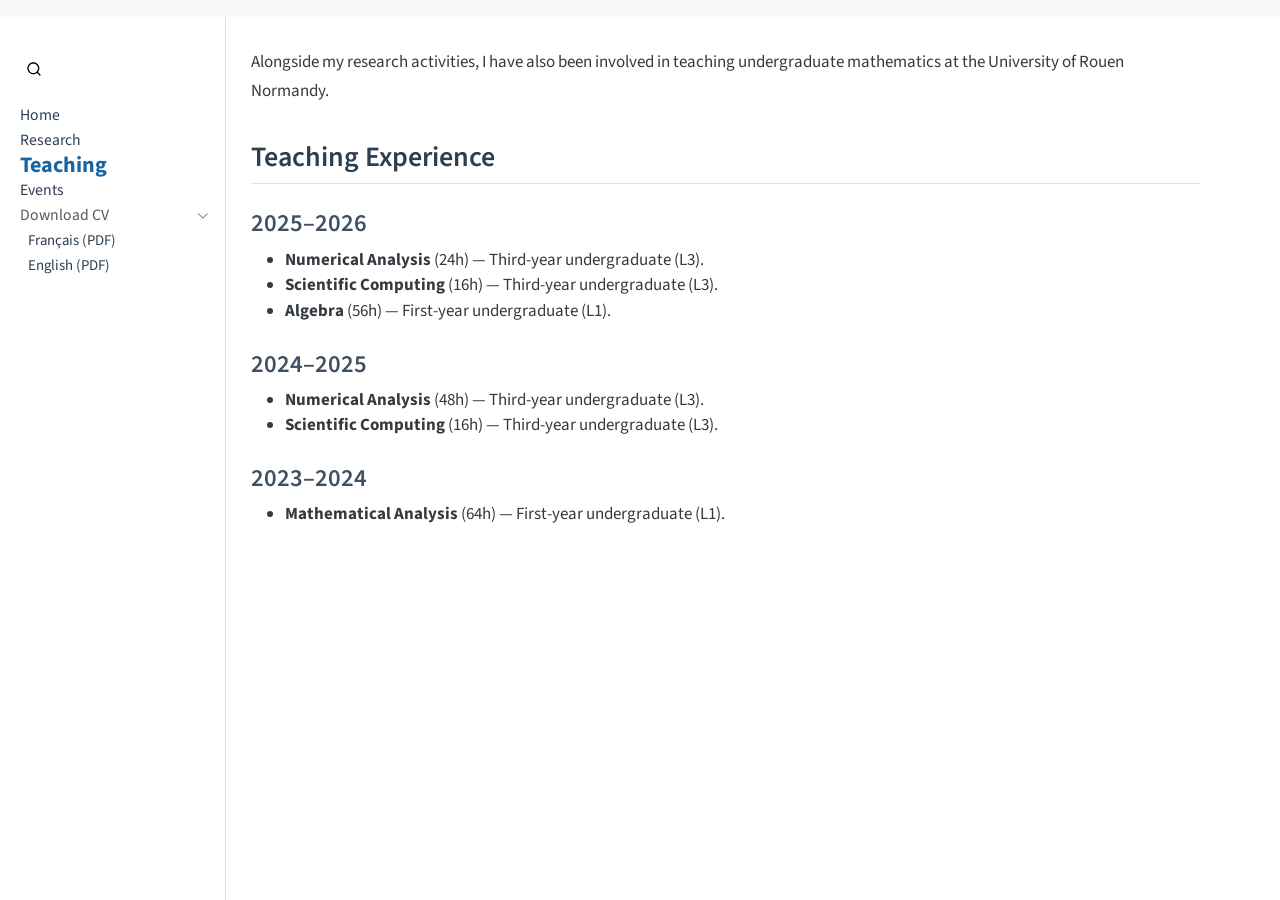
<file: teaching.html>
<!DOCTYPE html>
<html xmlns="http://www.w3.org/1999/xhtml" lang="en" xml:lang="en"><head>

<meta charset="utf-8">
<meta name="generator" content="quarto-1.11.9">

<meta name="viewport" content="width=device-width, initial-scale=1.0, user-scalable=yes">


<title>Teaching – Bahae-Eddine Madir</title>
<style>
/* Default styles provided by pandoc.
** See https://pandoc.org/MANUAL.html#variables-for-html for config info.
*/
span.smallcaps{font-variant: small-caps;}
div.columns{display: flex; gap: 1.5em;}
div.column{flex: auto;}
@media screen {
div.columns{gap: min(4vw, 1.5em);}
div.column{overflow-x: auto;}
}
div.hanging-indent{margin-left: 1.5em; text-indent: -1.5em;}
ul.task-list{list-style: none;}
ul.task-list li input[type="checkbox"] {
  width: 0.8em;
  margin: 0 0.8em 0.2em -1em; /* quarto-specific, see https://github.com/quarto-dev/quarto-cli/issues/4556 */ 
  vertical-align: middle;
}
</style>


<script src="site_libs/quarto-nav/quarto-nav.js"></script>
<script src="site_libs/quarto-nav/headroom.min.js"></script>
<script src="site_libs/clipboard/clipboard.min.js"></script>
<script src="site_libs/quarto-search/autocomplete.umd.js"></script>
<script src="site_libs/quarto-search/fuse.min.js"></script>
<script src="site_libs/quarto-search/quarto-search.js"></script>
<meta name="quarto:offset" content="./">
<script src="site_libs/quarto-html/quarto.js" type="module"></script>
<script src="site_libs/quarto-html/tabsets/tabsets.js" type="module"></script>
<script src="site_libs/quarto-html/scrollable-regions/scrollable-regions.js" type="module"></script>
<script src="site_libs/quarto-html/popper.min.js"></script>
<script src="site_libs/quarto-html/tippy.umd.min.js"></script>
<script src="site_libs/quarto-html/anchor.min.js"></script>
<link href="site_libs/quarto-html/tippy.css" rel="stylesheet">
<link href="site_libs/quarto-html/quarto-syntax-highlighting-63b5708e65d6cd79cd7618c58d0c21e7.css" rel="stylesheet" id="quarto-text-highlighting-styles">
<script src="site_libs/bootstrap/bootstrap.min.js"></script>
<link href="site_libs/bootstrap/bootstrap-icons.css" rel="stylesheet">
<link href="site_libs/bootstrap/bootstrap-a64bbed02ef286e38052cbe6b1cbd2fb.min.css" rel="stylesheet" append-hash="true" id="quarto-bootstrap" data-mode="light">
<script id="quarto-search-options" type="application/json">{
  "location": "navbar",
  "copy-button": false,
  "collapse-after": 3,
  "panel-placement": "end",
  "type": "overlay",
  "limit": 50,
  "keyboard-shortcut": [
    "f",
    "/",
    "s"
  ],
  "show-item-context": false,
  "language": {
    "search-no-results-text": "No results",
    "search-matching-documents-text": "matching documents",
    "search-copy-link-title": "Copy link to search",
    "search-hide-matches-text": "Hide additional matches",
    "search-more-match-text": "more match in this document",
    "search-more-matches-text": "more matches in this document",
    "search-clear-button-title": "Clear",
    "search-text-placeholder": "",
    "search-detached-cancel-button-title": "Cancel",
    "search-submit-button-title": "Submit",
    "search-label": "Search"
  }
}</script>
<link rel="stylesheet" href="https://cdn.jsdelivr.net/npm/bootstrap-icons@1.11.3/font/bootstrap-icons.min.css">


<link rel="stylesheet" href="styles.css">
</head>

<body class="nav-sidebar docked nav-fixed fullcontent quarto-light"><a id="quarto-skip-link" class="visually-hidden-focusable" href="#quarto-document-content">Skip to main content</a>

<div id="quarto-search-results"></div>
  <header id="quarto-header" class="headroom fixed-top">
    <nav class="navbar navbar-expand-lg " data-bs-theme="dark" aria-label="Site">
      <div class="navbar-container container-fluid">
        <div class="quarto-navbar-tools tools-end">
</div>
      </div> <!-- /container-fluid -->
    </nav>
  <nav class="quarto-secondary-nav" aria-label="Toolbar">
    <div class="container-fluid d-flex">
      <button type="button" class="quarto-btn-toggle btn" data-bs-toggle="collapse" role="button" data-bs-target=".quarto-sidebar-collapse-item" aria-controls="quarto-sidebar" aria-expanded="false" aria-label="Toggle sidebar navigation" onclick="if (window.quartoToggleHeadroom) { window.quartoToggleHeadroom(); }">
        <i class="bi bi-layout-text-sidebar-reverse"></i>
      </button>
        <nav class="quarto-page-breadcrumbs" aria-label="Breadcrumbs"><ol class="breadcrumb"><li class="breadcrumb-item"><a href="./teaching.html">Teaching</a></li></ol></nav>
        <a class="flex-grow-1" data-bs-toggle="collapse" data-bs-target=".quarto-sidebar-collapse-item" onclick="if (window.quartoToggleHeadroom) { window.quartoToggleHeadroom(); }">      
        </a>
      <button type="button" class="btn quarto-search-button" aria-label="Search" onclick="window.quartoOpenSearch();">
        <i class="bi bi-search"></i>
      </button>
    </div>
  </nav>
</header>
<!-- content -->
<div id="quarto-content" class="quarto-container page-columns page-rows-contents page-layout-article page-navbar">
<!-- sidebar -->
  <nav id="quarto-sidebar" class="sidebar collapse collapse-horizontal quarto-sidebar-collapse-item sidebar-navigation docked overflow-auto" aria-label="Section">
        <div class="mt-2 flex-shrink-0 align-items-center">
        <div class="sidebar-search">
        <div id="quarto-search" class="" title="Search"></div>
        </div>
        </div>
    <div class="sidebar-menu-container"> 
    <ul class="list-unstyled mt-1">
        <li class="sidebar-item">
  <div class="sidebar-item-container"> 
  <a href="./index.html" class="sidebar-item-text sidebar-link">
 <span class="menu-text">Home</span></a>
  </div>
</li>
        <li class="sidebar-item">
  <div class="sidebar-item-container"> 
  <a href="./research.html" class="sidebar-item-text sidebar-link">
 <span class="menu-text">Research</span></a>
  </div>
</li>
        <li class="sidebar-item">
  <div class="sidebar-item-container"> 
  <a href="./teaching.html" class="sidebar-item-text sidebar-link active">
 <span class="menu-text">Teaching</span></a>
  </div>
</li>
        <li class="sidebar-item">
  <div class="sidebar-item-container"> 
  <a href="./events.html" class="sidebar-item-text sidebar-link">
 <span class="menu-text">Events</span></a>
  </div>
</li>
        <li class="sidebar-item sidebar-item-section">
      <div class="sidebar-item-container"> 
            <button type="button" class="sidebar-item-text sidebar-item-toggle sidebar-link text-start" data-bs-toggle="collapse" data-bs-target="#quarto-sidebar-section-1" aria-controls="quarto-sidebar-section-1" aria-expanded="true">
 <span class="menu-text" id="quarto-sidebar-section-1-label">Download CV</span><i class="bi bi-chevron-right" aria-hidden="true"></i></button>
      </div>
      <ul id="quarto-sidebar-section-1" aria-labelledby="quarto-sidebar-section-1-label" class="collapse list-unstyled sidebar-section depth1 show">  
          <li class="sidebar-item">
  <div class="sidebar-item-container"> 
  <a href="./files/cv_FR.pdf" class="sidebar-item-text sidebar-link">
 <span class="menu-text">Français (PDF)</span></a>
  </div>
</li>
          <li class="sidebar-item">
  <div class="sidebar-item-container"> 
  <a href="./files/cv_EN.pdf" class="sidebar-item-text sidebar-link">
 <span class="menu-text">English (PDF)</span></a>
  </div>
</li>
      </ul>
  </li>
    </ul>
    </div>
</nav>
<div id="quarto-sidebar-glass" class="quarto-sidebar-collapse-item" data-bs-toggle="collapse" data-bs-target=".quarto-sidebar-collapse-item"></div>
<!-- margin-sidebar -->
    
<!-- main -->
<main class="content" id="quarto-document-content" tabindex="-1">

<header id="title-block-header" class="quarto-title-block default">
<div class="quarto-title">
<h1 class="title">Teaching</h1>
</div>



<div class="quarto-title-meta">

    
  
    
  </div>
  


</header>


<p>Alongside my research activities, I have also been involved in teaching undergraduate mathematics at the University of Rouen Normandy.</p>
<section id="teaching-experience" class="level2">
<h2 class="anchored" data-anchor-id="teaching-experience">Teaching Experience</h2>
<section id="section" class="level3">
<h3 class="anchored" data-anchor-id="section">2025–2026</h3>
<ul>
<li><strong>Numerical Analysis</strong> (24h) — Third-year undergraduate (L3).</li>
<li><strong>Scientific Computing</strong> (16h) — Third-year undergraduate (L3).</li>
<li><strong>Algebra</strong> (56h) — First-year undergraduate (L1).</li>
</ul>
</section>
<section id="section-1" class="level3">
<h3 class="anchored" data-anchor-id="section-1">2024–2025</h3>
<ul>
<li><strong>Numerical Analysis</strong> (48h) — Third-year undergraduate (L3).</li>
<li><strong>Scientific Computing</strong> (16h) — Third-year undergraduate (L3).</li>
</ul>
</section>
<section id="section-2" class="level3">
<h3 class="anchored" data-anchor-id="section-2">2023–2024</h3>
<ul>
<li><strong>Mathematical Analysis</strong> (64h) — First-year undergraduate (L1).</li>
</ul>


</section>
</section>

</main> <!-- /main -->
<script id="quarto-html-after-body" type="application/javascript">
  window.document.addEventListener("DOMContentLoaded", function (event) {
    const icon = "";
    const anchorJS = new window.AnchorJS();
    anchorJS.options = {
      placement: 'right',
      icon: icon
    };
    anchorJS.add('.anchored');
    const isCodeAnnotation = (el) => {
      for (const clz of el.classList) {
        if (clz.startsWith('code-annotation-')) {                     
          return true;
        }
      }
      return false;
    }
    const onCopySuccess = function(e) {
      // button target
      const button = e.trigger;
      // don't keep focus
      button.blur();
      // flash "checked"
      button.classList.add('code-copy-button-checked');
      var currentTitle = button.getAttribute("title");
      button.setAttribute("title", "Copied!");
      let tooltip;
      if (window.bootstrap) {
        button.setAttribute("data-bs-toggle", "tooltip");
        button.setAttribute("data-bs-placement", "left");
        button.setAttribute("data-bs-title", "Copied!");
        tooltip = new bootstrap.Tooltip(button, 
          { trigger: "manual", 
            customClass: "code-copy-button-tooltip",
            offset: [0, -8]});
        tooltip.show();    
      }
      setTimeout(function() {
        if (tooltip) {
          tooltip.hide();
          button.removeAttribute("data-bs-title");
          button.removeAttribute("data-bs-toggle");
          button.removeAttribute("data-bs-placement");
        }
        button.setAttribute("title", currentTitle);
        button.classList.remove('code-copy-button-checked');
      }, 1000);
      // clear code selection
      e.clearSelection();
    }
    const getTextToCopy = function(trigger) {
      const outerScaffold = trigger.parentElement.cloneNode(true);
      const codeEl = outerScaffold.querySelector('code');
      for (const childEl of codeEl.children) {
        if (isCodeAnnotation(childEl)) {
          childEl.remove();
        }
      }
      return codeEl.innerText;
    }
    const clipboard = new window.ClipboardJS('.code-copy-button:not([data-in-quarto-modal])', {
      text: getTextToCopy
    });
    clipboard.on('success', onCopySuccess);
    if (window.document.getElementById('quarto-embedded-source-code-modal')) {
      const clipboardModal = new window.ClipboardJS('.code-copy-button[data-in-quarto-modal]', {
        text: getTextToCopy,
        container: window.document.getElementById('quarto-embedded-source-code-modal')
      });
      clipboardModal.on('success', onCopySuccess);
    }
      var localhostRegex = new RegExp(/^(?:http|https):\/\/localhost\:?[0-9]*\//);
      var mailtoRegex = new RegExp(/^mailto:/);
        var filterRegex = new RegExp("https:\/\/BMadir\.github\.io\/");
      var isInternal = (href) => {
          return filterRegex.test(href) || localhostRegex.test(href) || mailtoRegex.test(href);
      }
      // Inspect non-navigation links and adorn them if external
      window.quartoDecorateExternalLinks = function (root) {
     var links = (root || window.document).querySelectorAll('a[href]:not(.nav-link):not(.navbar-brand):not(.toc-action):not(.sidebar-link):not(.sidebar-item-toggle):not(.pagination-link):not(.no-external):not([aria-hidden]):not(.dropdown-item):not(.quarto-navigation-tool):not(.about-link)');
      for (var i=0; i<links.length; i++) {
        const link = links[i];
        if (!isInternal(link.href)) {
          // undo the damage that might have been done by quarto-nav.js in the case of
          // links that we want to consider external
          if (link.dataset.originalHref !== undefined) {
            link.href = link.dataset.originalHref;
          }
          if (!link.classList.contains('no-external-icon')) {
          }
        }
      }
      };
      window.quartoDecorateExternalLinks(window.document);
    // Esc closes the popup (WCAG 1.4.13) and focus leaving both trigger and
    // popup closes it (WCAG 2.4.11); tippy handles neither for interactive popups.
    const hideOnEscAndFocusOut = {
      name: 'hideOnEscAndFocusOut',
      defaultValue: true,
      fn(instance) {
        const dismiss = () => {
          // A show scheduled by the trigger delay would otherwise reopen it
          instance.clearDelayTimeouts();
          instance.hide();
        };
        const onKeyDown = (event) => {
          if (event.key !== 'Escape') {
            return;
          }
          // Keep Esc from also reaching page handlers (e.g. reveal.js overview),
          // except an open reveal.js slide menu, which Esc should close too.
          // The menu handles keys only when its keyboard option is on.
          const menuHandlesEsc = window.Reveal?.getPlugin?.('menu')?.isOpen() &&
            window.Reveal.getConfig().menu?.keyboard !== false;
          if (!menuHandlesEsc) {
            event.stopPropagation();
          }
          if (instance.popper.contains(window.document.activeElement)) {
            // Disabled while refocusing so the focus trigger does not reopen it
            instance.disable();
            instance.reference.focus();
            instance.enable();
          }
          dismiss();
        };
        const onFocusOut = (event) => {
          const target = event.relatedTarget;
          if (target && !instance.reference.contains(target) &&
              !instance.popper.contains(target)) {
            dismiss();
          }
        };
        // On the trigger too: a click trigger (code-annotations: select) has no
        // blur handling. Attached for the instance's lifetime so leaving the
        // trigger also cancels a show still pending on the trigger delay.
        instance.reference.addEventListener('focusout', onFocusOut);
        return {
          onShow() {
            window.document.addEventListener('keydown', onKeyDown, true);
            instance.popper.addEventListener('focusout', onFocusOut);
          },
          onHide() {
            window.document.removeEventListener('keydown', onKeyDown, true);
            instance.popper.removeEventListener('focusout', onFocusOut);
          },
          onDestroy() {
            instance.reference.removeEventListener('focusout', onFocusOut);
          },
        };
      },
    };
    function tippyHover(el, contentFn, onTriggerFn, onUntriggerFn) {
      const config = {
        allowHTML: true,
        maxWidth: 500,
        delay: 100,
        arrow: false,
        appendTo: function(el) {
            return el.parentElement;
        },
        interactive: true,
        interactiveBorder: 10,
        theme: 'quarto',
        placement: 'bottom-start',
        plugins: [hideOnEscAndFocusOut],
      };
      if (contentFn) {
        config.content = contentFn;
      }
      if (onTriggerFn) {
        config.onTrigger = onTriggerFn;
      }
      if (onUntriggerFn) {
        config.onUntrigger = onUntriggerFn;
      }
      window.tippy(el, config); 
    }
    const noterefs = window.document.querySelectorAll('a[role="doc-noteref"]');
    for (var i=0; i<noterefs.length; i++) {
      const ref = noterefs[i];
      tippyHover(ref, function() {
        // use id or data attribute instead here
        let href = ref.getAttribute('data-footnote-href') || ref.getAttribute('href');
        try { href = new URL(href).hash; } catch {}
        const id = href.replace(/^#\/?/, "");
        const note = window.document.getElementById(id);
        if (note) {
          return note.innerHTML;
        } else {
          return "";
        }
      });
    }
    const xrefs = window.document.querySelectorAll('a.quarto-xref');
    const processXRef = (id, note) => {
      // Strip column container classes
      const stripColumnClz = (el) => {
        el.classList.remove("page-full", "page-columns");
        if (el.children) {
          for (const child of el.children) {
            stripColumnClz(child);
          }
        }
      }
      stripColumnClz(note)
      if (id === null || id.startsWith('sec-')) {
        // Special case sections, only their first couple elements
        const container = document.createElement("div");
        if (note.children && note.children.length > 2) {
          container.appendChild(note.children[0].cloneNode(true));
          for (let i = 1; i < note.children.length; i++) {
            const child = note.children[i];
            if (child.tagName === "P" && child.innerText === "") {
              continue;
            } else {
              container.appendChild(child.cloneNode(true));
              break;
            }
          }
          if (window.Quarto?.typesetMath) {
            window.Quarto.typesetMath(container);
          }
          return container.innerHTML
        } else {
          if (window.Quarto?.typesetMath) {
            window.Quarto.typesetMath(note);
          }
          return note.innerHTML;
        }
      } else {
        // Remove any anchor links if they are present
        const anchorLink = note.querySelector('a.anchorjs-link');
        if (anchorLink) {
          anchorLink.remove();
        }
        if (window.Quarto?.typesetMath) {
          window.Quarto.typesetMath(note);
        }
        if (note.classList.contains("callout")) {
          return note.outerHTML;
        } else {
          return note.innerHTML;
        }
      }
    }
    for (var i=0; i<xrefs.length; i++) {
      const xref = xrefs[i];
      tippyHover(xref, undefined, function(instance) {
        instance.disable();
        let url = xref.getAttribute('href');
        let hash = undefined; 
        if (url.startsWith('#')) {
          hash = url;
        } else {
          try { hash = new URL(url).hash; } catch {}
        }
        if (hash) {
          const id = hash.replace(/^#\/?/, "");
          const note = window.document.getElementById(id);
          if (note !== null) {
            try {
              const html = processXRef(id, note.cloneNode(true));
              instance.setContent(html);
            } finally {
              instance.enable();
              instance.show();
            }
          } else {
            // See if we can fetch this
            fetch(url.split('#')[0])
            .then(res => res.text())
            .then(html => {
              const parser = new DOMParser();
              const htmlDoc = parser.parseFromString(html, "text/html");
              const note = htmlDoc.getElementById(id);
              if (note !== null) {
                const html = processXRef(id, note);
                instance.setContent(html);
              } 
            }).finally(() => {
              instance.enable();
              instance.show();
            });
          }
        } else {
          // See if we can fetch a full url (with no hash to target)
          // This is a special case and we should probably do some content thinning / targeting
          fetch(url)
          .then(res => res.text())
          .then(html => {
            const parser = new DOMParser();
            const htmlDoc = parser.parseFromString(html, "text/html");
            const note = htmlDoc.querySelector('main.content');
            if (note !== null) {
              // This should only happen for chapter cross references
              // (since there is no id in the URL)
              // remove the first header
              if (note.children.length > 0 && note.children[0].tagName === "HEADER") {
                note.children[0].remove();
              }
              const html = processXRef(null, note);
              instance.setContent(html);
            } 
          }).finally(() => {
            instance.enable();
            instance.show();
          });
        }
      }, function(instance) {
      });
    }
        let selectedAnnoteEl;
        const selectorForAnnotation = ( cell, annotation) => {
          let cellAttr = 'data-code-cell="' + cell + '"';
          let lineAttr = 'data-code-annotation="' +  annotation + '"';
          const selector = 'span[' + cellAttr + '][' + lineAttr + ']';
          return selector;
        }
        const selectCodeLines = (annoteEl) => {
          const doc = window.document;
          const targetCell = annoteEl.getAttribute("data-target-cell");
          const targetAnnotation = annoteEl.getAttribute("data-target-annotation");
          const annoteSpan = window.document.querySelector(selectorForAnnotation(targetCell, targetAnnotation));
          const lines = annoteSpan.getAttribute("data-code-lines").split(",");
          const lineIds = lines.map((line) => {
            return targetCell + "-" + line;
          })
          // Each band is positioned against its own containing block, which is
          // not the offsetParent of the lines, so place it from client rects.
          const placeBand = (band, firstEl, lastEl, codeBlock) => {
            const container = band.offsetParent;
            if (container === null) {
              return;
            }
            const containerRect = container.getBoundingClientRect();
            // Reveal.js scales slides with a transform, so convert client
            // pixels back to the CSS pixels of the container.
            const scale = containerRect.height / container.offsetHeight || 1;
            const firstRect = firstEl.getBoundingClientRect();
            const lastRect = lastEl.getBoundingClientRect();
            const top = (firstRect.top - containerRect.top) / scale - container.clientTop + container.scrollTop;
            const height = (lastRect.bottom - firstRect.top) / scale;
            band.style.top = top - 2 + "px";
            band.style.height = height + 4 + "px";
            if (codeBlock) {
              // Without the copy button wrapper, the containing block is wider
              // than the code block, so span the code block explicitly.
              const blockRect = codeBlock.getBoundingClientRect();
              band.style.left = (blockRect.left - containerRect.left) / scale - container.clientLeft + container.scrollLeft + "px";
              band.style.width = blockRect.width / scale + "px";
            }
          };
          if (lineIds.length > 0) {
            const el = window.document.getElementById(lineIds[0]);
            const lastEl = window.document.getElementById(lineIds[lineIds.length - 1]);
            const parent = el.parentElement.parentElement;
            // cook up a div (if necessary) and position it
            let div = window.document.getElementById("code-annotation-line-highlight");
            if (div === null) {
              div = window.document.createElement("div");
              div.setAttribute("id", "code-annotation-line-highlight");
              div.style.position = 'absolute';
              parent.appendChild(div);
            }
            placeBand(div, el, lastEl, parent.closest("div.sourceCode") || parent);
            let gutterDiv = window.document.getElementById("code-annotation-line-highlight-gutter");
            if (gutterDiv === null) {
              gutterDiv = window.document.createElement("div");
              gutterDiv.setAttribute("id", "code-annotation-line-highlight-gutter");
              gutterDiv.style.position = 'absolute';
              const codeCell = window.document.getElementById(targetCell);
              const gutter = codeCell.querySelector('.code-annotation-gutter');
              gutter.appendChild(gutterDiv);
            }
            placeBand(gutterDiv, el, lastEl);
            selectedAnnoteEl = annoteEl;
          }
        };
        const unselectCodeLines = () => {
          const elementsIds = ["code-annotation-line-highlight", "code-annotation-line-highlight-gutter"];
          elementsIds.forEach((elId) => {
            const div = window.document.getElementById(elId);
            if (div) {
              div.remove();
            }
          });
          selectedAnnoteEl = undefined;
        };
          // Handle positioning of the toggle
      window.addEventListener(
        "resize",
        throttle(() => {
          elRect = undefined;
          if (selectedAnnoteEl) {
            selectCodeLines(selectedAnnoteEl);
          }
        }, 10)
      );
      function throttle(fn, ms) {
      let throttle = false;
      let timer;
        return (...args) => {
          if(!throttle) { // first call gets through
              fn.apply(this, args);
              throttle = true;
          } else { // all the others get throttled
              if(timer) clearTimeout(timer); // cancel #2
              timer = setTimeout(() => {
                fn.apply(this, args);
                timer = throttle = false;
              }, ms);
          }
        };
      }
        // Attach click handler to the DT
        const annoteDls = window.document.querySelectorAll('dt[data-target-cell]');
        for (const annoteDlNode of annoteDls) {
          annoteDlNode.addEventListener('click', (event) => {
            const clickedEl = event.target;
            if (clickedEl !== selectedAnnoteEl) {
              unselectCodeLines();
              const activeEl = window.document.querySelector('dt[data-target-cell].code-annotation-active');
              if (activeEl) {
                activeEl.classList.remove('code-annotation-active');
              }
              selectCodeLines(clickedEl);
              clickedEl.classList.add('code-annotation-active');
            } else {
              // Unselect the line
              unselectCodeLines();
              clickedEl.classList.remove('code-annotation-active');
            }
          });
        }
    const findCites = (el) => {
      const parentEl = el.parentElement;
      if (parentEl) {
        const cites = parentEl.dataset.cites;
        if (cites) {
          return {
            el,
            cites: cites.split(' ')
          };
        } else {
          return findCites(el.parentElement)
        }
      } else {
        return undefined;
      }
    };
    var bibliorefs = window.document.querySelectorAll('a[role="doc-biblioref"]');
    for (var i=0; i<bibliorefs.length; i++) {
      const ref = bibliorefs[i];
      const citeInfo = findCites(ref);
      if (citeInfo) {
        tippyHover(citeInfo.el, function() {
          var popup = window.document.createElement('div');
          citeInfo.cites.forEach(function(cite) {
            var citeDiv = window.document.createElement('div');
            citeDiv.classList.add('hanging-indent');
            citeDiv.classList.add('csl-entry');
            var biblioDiv = window.document.getElementById('ref-' + cite);
            if (biblioDiv) {
              citeDiv.innerHTML = biblioDiv.innerHTML;
            }
            popup.appendChild(citeDiv);
          });
          return popup.innerHTML;
        });
      }
    }
  });
  </script>
  <script type="application/javascript">
  window.quartoScrollableRegionsLabels = {"code":"Scrollable code","output":"Scrollable output"};
  </script>
</div> <!-- /content -->




</body></html>
</file>
<file: site_libs/quarto-html/tippy.css>
.tippy-box[data-animation=fade][data-state=hidden]{opacity:0}[data-tippy-root]{max-width:calc(100vw - 10px)}.tippy-box{position:relative;background-color:#333;color:#fff;border-radius:4px;font-size:14px;line-height:1.4;white-space:normal;outline:0;transition-property:transform,visibility,opacity}.tippy-box[data-placement^=top]>.tippy-arrow{bottom:0}.tippy-box[data-placement^=top]>.tippy-arrow:before{bottom:-7px;left:0;border-width:8px 8px 0;border-top-color:initial;transform-origin:center top}.tippy-box[data-placement^=bottom]>.tippy-arrow{top:0}.tippy-box[data-placement^=bottom]>.tippy-arrow:before{top:-7px;left:0;border-width:0 8px 8px;border-bottom-color:initial;transform-origin:center bottom}.tippy-box[data-placement^=left]>.tippy-arrow{right:0}.tippy-box[data-placement^=left]>.tippy-arrow:before{border-width:8px 0 8px 8px;border-left-color:initial;right:-7px;transform-origin:center left}.tippy-box[data-placement^=right]>.tippy-arrow{left:0}.tippy-box[data-placement^=right]>.tippy-arrow:before{left:-7px;border-width:8px 8px 8px 0;border-right-color:initial;transform-origin:center right}.tippy-box[data-inertia][data-state=visible]{transition-timing-function:cubic-bezier(.54,1.5,.38,1.11)}.tippy-arrow{width:16px;height:16px;color:#333}.tippy-arrow:before{content:"";position:absolute;border-color:transparent;border-style:solid}.tippy-content{position:relative;padding:5px 9px;z-index:1}
</file>
<file: site_libs/quarto-html/quarto-syntax-highlighting-63b5708e65d6cd79cd7618c58d0c21e7.css>
/* quarto syntax highlight colors */
:root {
  --quarto-hl-ot-color: #003B4F;
  --quarto-hl-at-color: #657422;
  --quarto-hl-ss-color: #20794D;
  --quarto-hl-an-color: #5E5E5E;
  --quarto-hl-fu-color: #4758AB;
  --quarto-hl-st-color: #20794D;
  --quarto-hl-cf-color: #003B4F;
  --quarto-hl-op-color: #5E5E5E;
  --quarto-hl-er-color: #AD0000;
  --quarto-hl-bn-color: #AD0000;
  --quarto-hl-al-color: #AD0000;
  --quarto-hl-va-color: #111111;
  --quarto-hl-bu-color: inherit;
  --quarto-hl-ex-color: inherit;
  --quarto-hl-pp-color: #AD0000;
  --quarto-hl-in-color: #5E5E5E;
  --quarto-hl-vs-color: #20794D;
  --quarto-hl-wa-color: #5E5E5E;
  --quarto-hl-do-color: #5E5E5E;
  --quarto-hl-im-color: #00769E;
  --quarto-hl-ch-color: #20794D;
  --quarto-hl-dt-color: #AD0000;
  --quarto-hl-fl-color: #AD0000;
  --quarto-hl-co-color: #5E5E5E;
  --quarto-hl-cv-color: #5E5E5E;
  --quarto-hl-cn-color: #8f5902;
  --quarto-hl-sc-color: #5E5E5E;
  --quarto-hl-dv-color: #AD0000;
  --quarto-hl-kw-color: #003B4F;
}

/* other quarto variables */
:root {
  --quarto-font-monospace: SFMono-Regular, Menlo, Monaco, Consolas, "Liberation Mono", "Courier New", monospace;
}

/* syntax highlight based on Pandoc's rules */
pre > code.sourceCode > span {
  color: #003B4F;
}

code.sourceCode > span {
  color: #003B4F;
}

div.sourceCode,
div.sourceCode pre.sourceCode {
  color: #003B4F;
}

/* Normal */
code span {
  color: #003B4F;
}

/* Alert */
code span.al {
  color: #AD0000;
  font-style: inherit;
}

/* Annotation */
code span.an {
  color: #5E5E5E;
  font-style: inherit;
}

/* Attribute */
code span.at {
  color: #657422;
  font-style: inherit;
}

/* BaseN */
code span.bn {
  color: #AD0000;
  font-style: inherit;
}

/* BuiltIn */
code span.bu {
  font-style: inherit;
}

/* ControlFlow */
code span.cf {
  color: #003B4F;
  font-weight: bold;
  font-style: inherit;
}

/* Char */
code span.ch {
  color: #20794D;
  font-style: inherit;
}

/* Constant */
code span.cn {
  color: #8f5902;
  font-style: inherit;
}

/* Comment */
code span.co {
  color: #5E5E5E;
  font-style: inherit;
}

/* CommentVar */
code span.cv {
  color: #5E5E5E;
  font-style: italic;
}

/* Documentation */
code span.do {
  color: #5E5E5E;
  font-style: italic;
}

/* DataType */
code span.dt {
  color: #AD0000;
  font-style: inherit;
}

/* DecVal */
code span.dv {
  color: #AD0000;
  font-style: inherit;
}

/* Error */
code span.er {
  color: #AD0000;
  font-style: inherit;
}

/* Extension */
code span.ex {
  font-style: inherit;
}

/* Float */
code span.fl {
  color: #AD0000;
  font-style: inherit;
}

/* Function */
code span.fu {
  color: #4758AB;
  font-style: inherit;
}

/* Import */
code span.im {
  color: #00769E;
  font-style: inherit;
}

/* Information */
code span.in {
  color: #5E5E5E;
  font-style: inherit;
}

/* Keyword */
code span.kw {
  color: #003B4F;
  font-weight: bold;
  font-style: inherit;
}

/* Operator */
code span.op {
  color: #5E5E5E;
  font-style: inherit;
}

/* Other */
code span.ot {
  color: #003B4F;
  font-style: inherit;
}

/* Preprocessor */
code span.pp {
  color: #AD0000;
  font-style: inherit;
}

/* SpecialChar */
code span.sc {
  color: #5E5E5E;
  font-style: inherit;
}

/* SpecialString */
code span.ss {
  color: #20794D;
  font-style: inherit;
}

/* String */
code span.st {
  color: #20794D;
  font-style: inherit;
}

/* Variable */
code span.va {
  color: #111111;
  font-style: inherit;
}

/* VerbatimString */
code span.vs {
  color: #20794D;
  font-style: inherit;
}

/* Warning */
code span.wa {
  color: #5E5E5E;
  font-style: italic;
}

.prevent-inlining {
  content: "</";
}

/*# sourceMappingURL=054cc16b9e9817627be6994582d2ffb5.css.map */
</file>
<file: styles.css>
/* =====================================
   SIDEBAR
===================================== */

.sidebar {
    background-color: #6b92b9;
    border-right: 1px solid #8bb9ca;
}

/* Navigation links */
.sidebar nav[role="doc-toc"] a,
.sidebar .sidebar-item-text {
    color: #2c3e50;
}

/* Active menu item */
.sidebar .sidebar-item-container .active {
    color: #1764a0;
    font-weight: 600;
}

/* Sidebar spacing */
.sidebar .sidebar-item {
    margin-bottom: 8px;
}

/* Active page in sidebar */
.sidebar .sidebar-item-container .active {
    color: #1764a0;
    font-size: 1.3rem;
    font-weight: 700;
}


/* =====================================
   GENERAL
===================================== */

/* Main content */
#quarto-content main {
    max-width: 1000px;
}

/* Headings */
h1, h2, h3 {
    color: #2c3e50;
}

/* Paragraphs */
p {
    line-height: 1.7;
}

/* Tables */
table {
    font-size: 0.95rem;
}

/* Hide page titles */
#title-block-header {
    display: none;
}

/* Research equations */
.column .math.display {
    font-size: 0.9em;
    overflow-x: auto;
    overflow-y: hidden;
}

/* Research simulations */
.column img {
    max-width: 100%;
    height: auto;
    background-color: white;
}

/* =====================================
   HOME PAGE
===================================== */

/* Two-column layout */
.home-columns {
    align-items: flex-start;
}

/* =====================================
   PROFILE PHOTO - LEFT COLUMN
===================================== */

.profile-column {
    text-align: center;
    padding-top: 20px;
}

.profile-column img {
    display: block;
    margin: 0 auto;
}


/* =====================================
   BIOGRAPHY - RIGHT COLUMN
===================================== */

.bio-column h1 {
    font-size: 32px;
    font-weight: 600;
    color: #2c3e50;
    margin-top: 0;
    margin-bottom: 10px;
}

.bio-column p {
    line-height: 1.7;
}


/* =====================================
   RESEARCH INTERESTS
===================================== */

.keywords-box {
    display: flex;
    flex-wrap: wrap;
    gap: 15px 8px; /* 12px vertical, 8px horizontal */

    background-color: #f8f9fa;
    border: 1px solid #e5e5e5;
    border-radius: 8px;
    padding: 15px;
}

.keyword {
    display: inline-block;
    background-color: #e8f1f8;
    color: #1764a0;
    padding: 3px 15px;
    border-radius: 5px;
    font-size: 0.9rem;
    white-space: nowrap;
}

/* =====================================
   CONTACT
===================================== */

.contact-links {
    display: flex;
    align-items: center;
    justify-content: flex-start;
    gap: 40px;
    flex-wrap: wrap;
}

.contact-links i {
    margin-right: 8px;
    color: #1764a0;
}

.contact-links a {
    text-decoration: none;
    color: #1764a0;
}

.contact-links a:hover {
    text-decoration: underline;
}


/* =====================================
   MOBILE
===================================== */

@media (max-width: 768px) {

    .profile-column {
        padding-top: 0;
        margin-bottom: 25px;
    }

    .bio-column h1 {
        font-size: 26px;
    }

    .keywords-box {
        padding: 12px;
        gap: 8px;
    }

    .contact-links {
        gap: 20px;
    }
}
</file>
